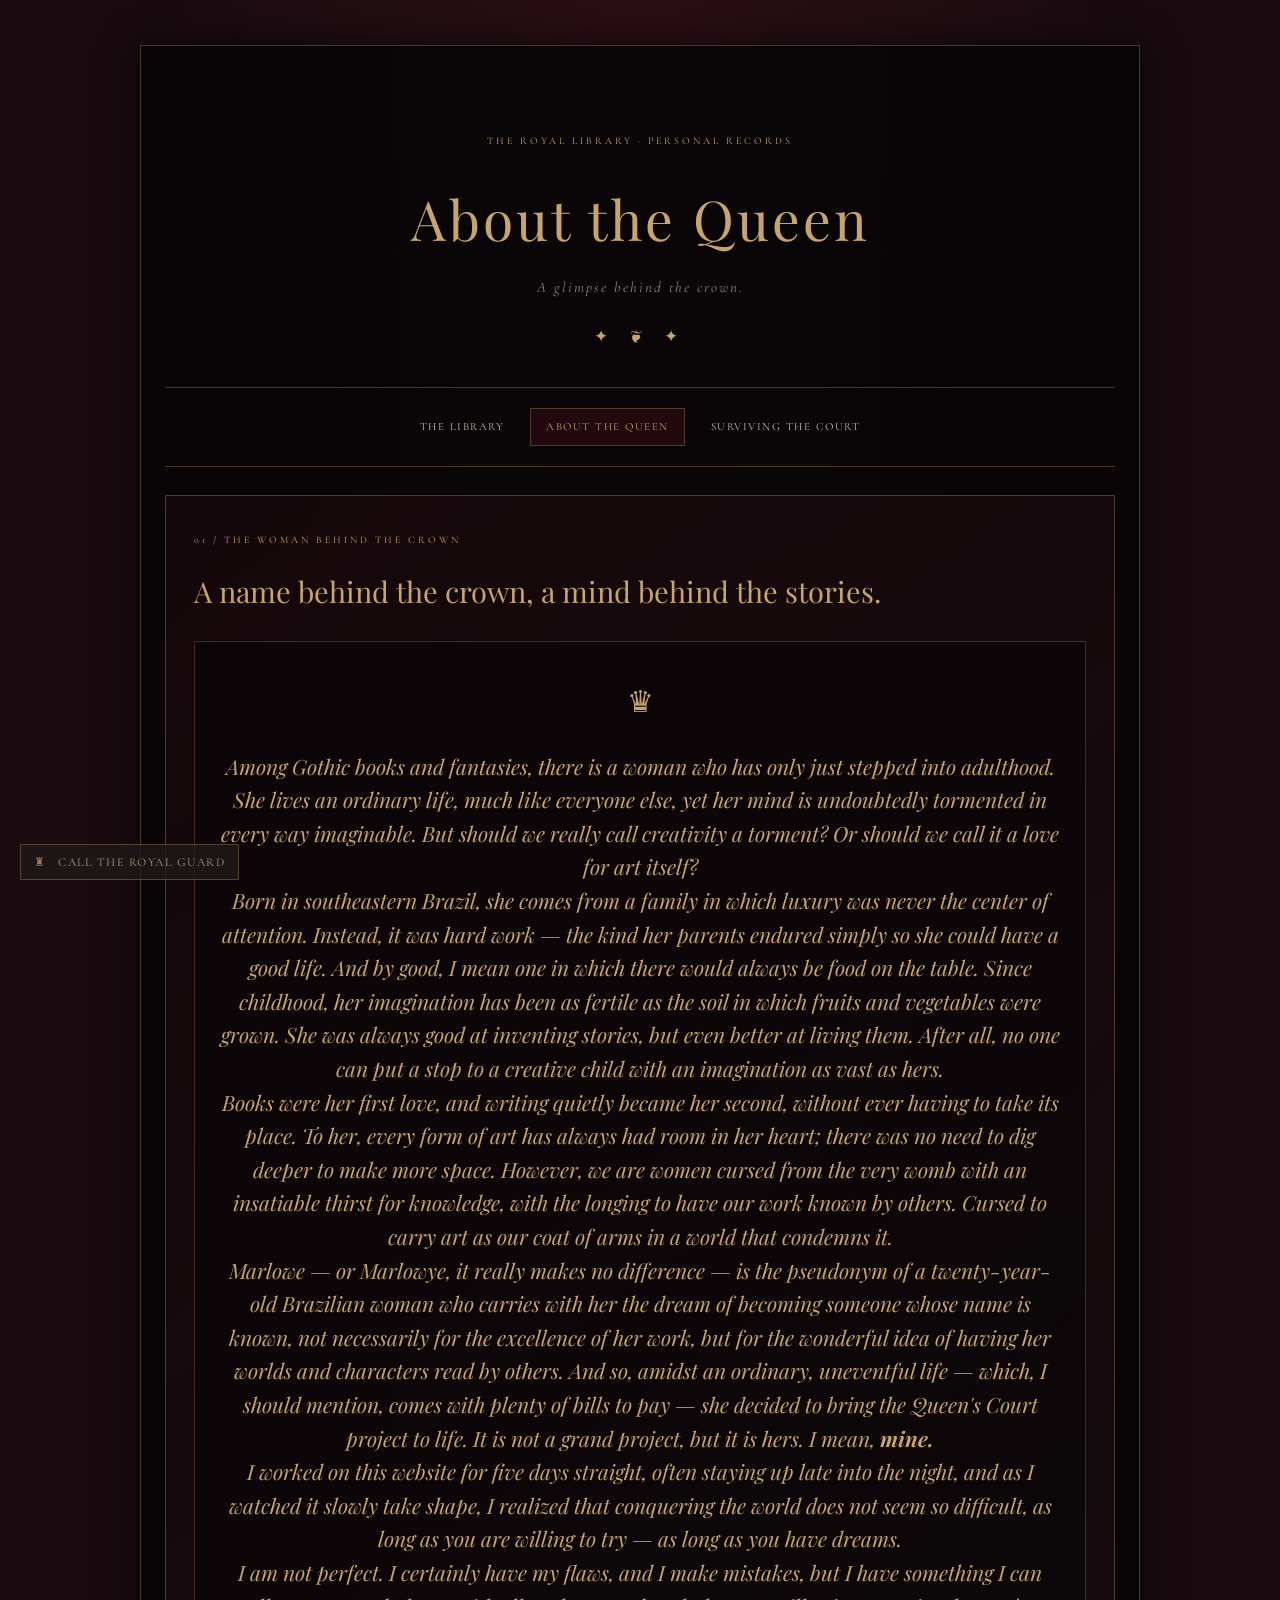
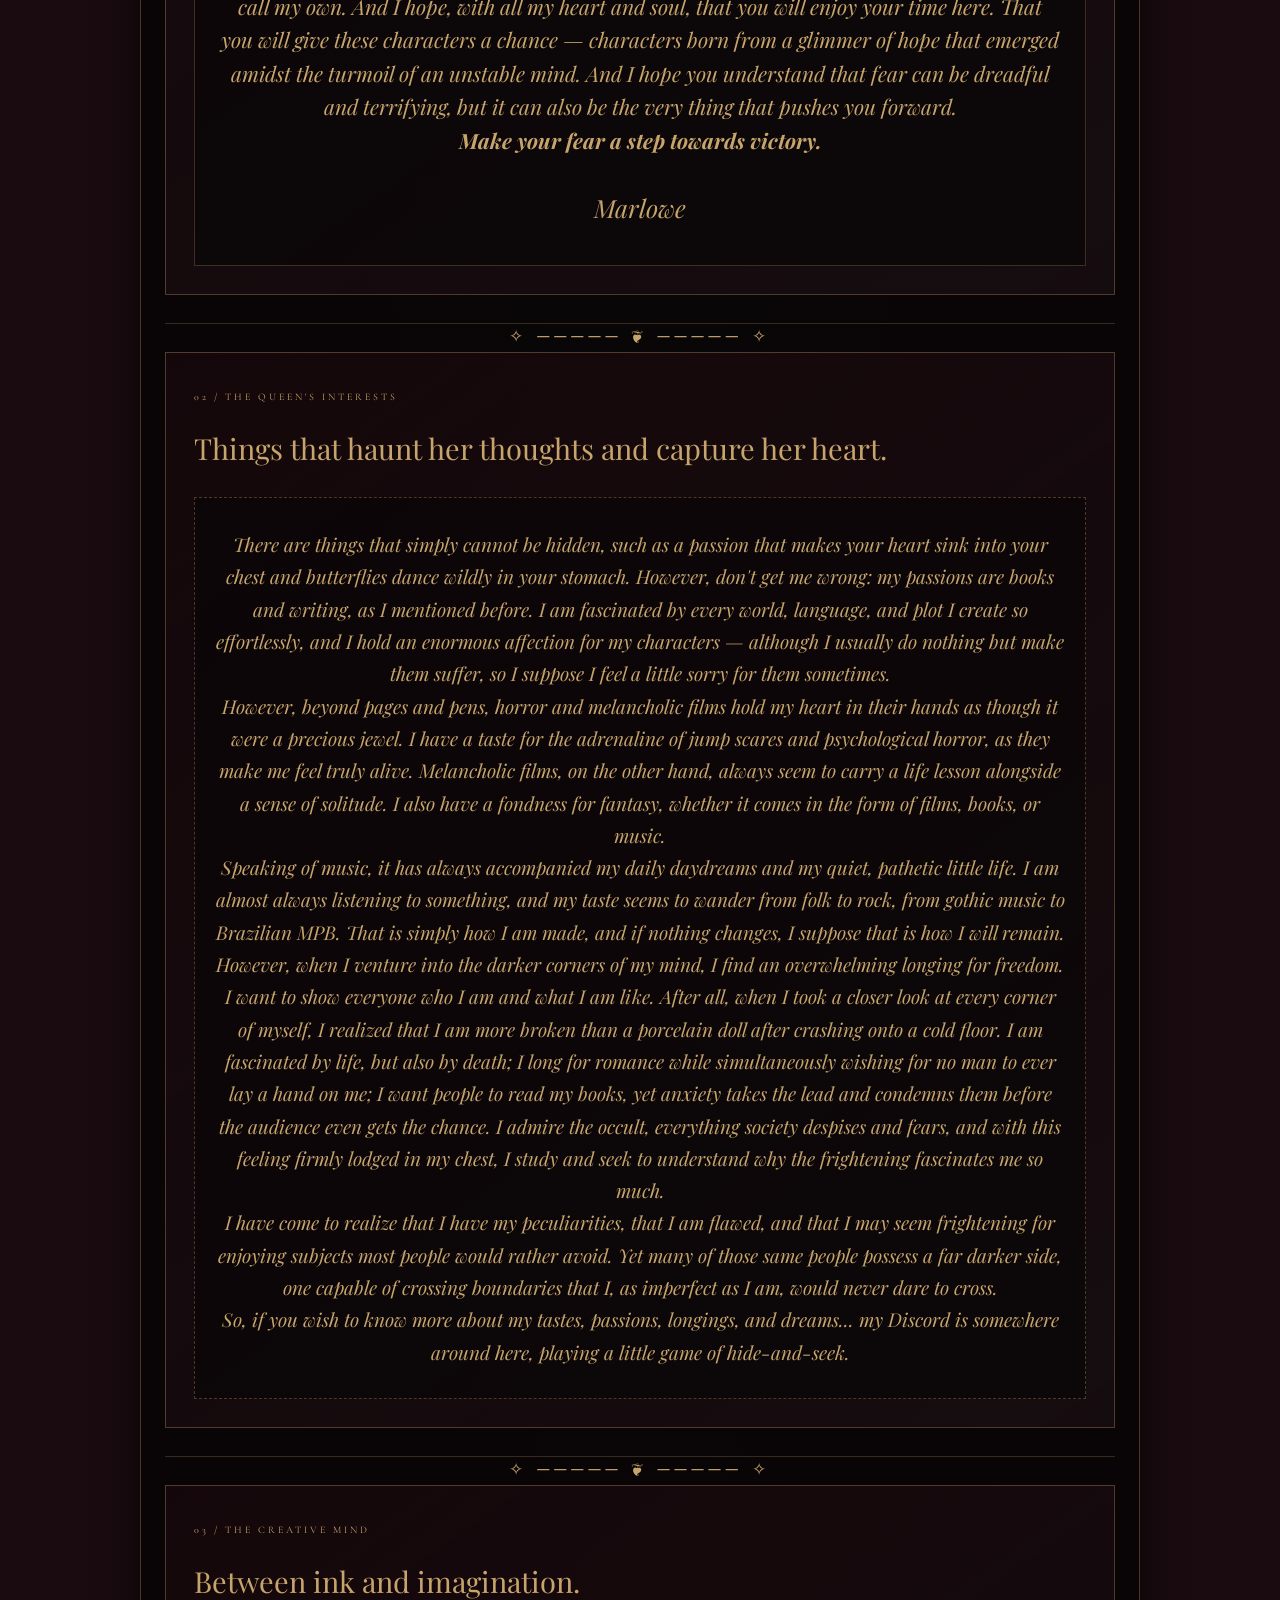
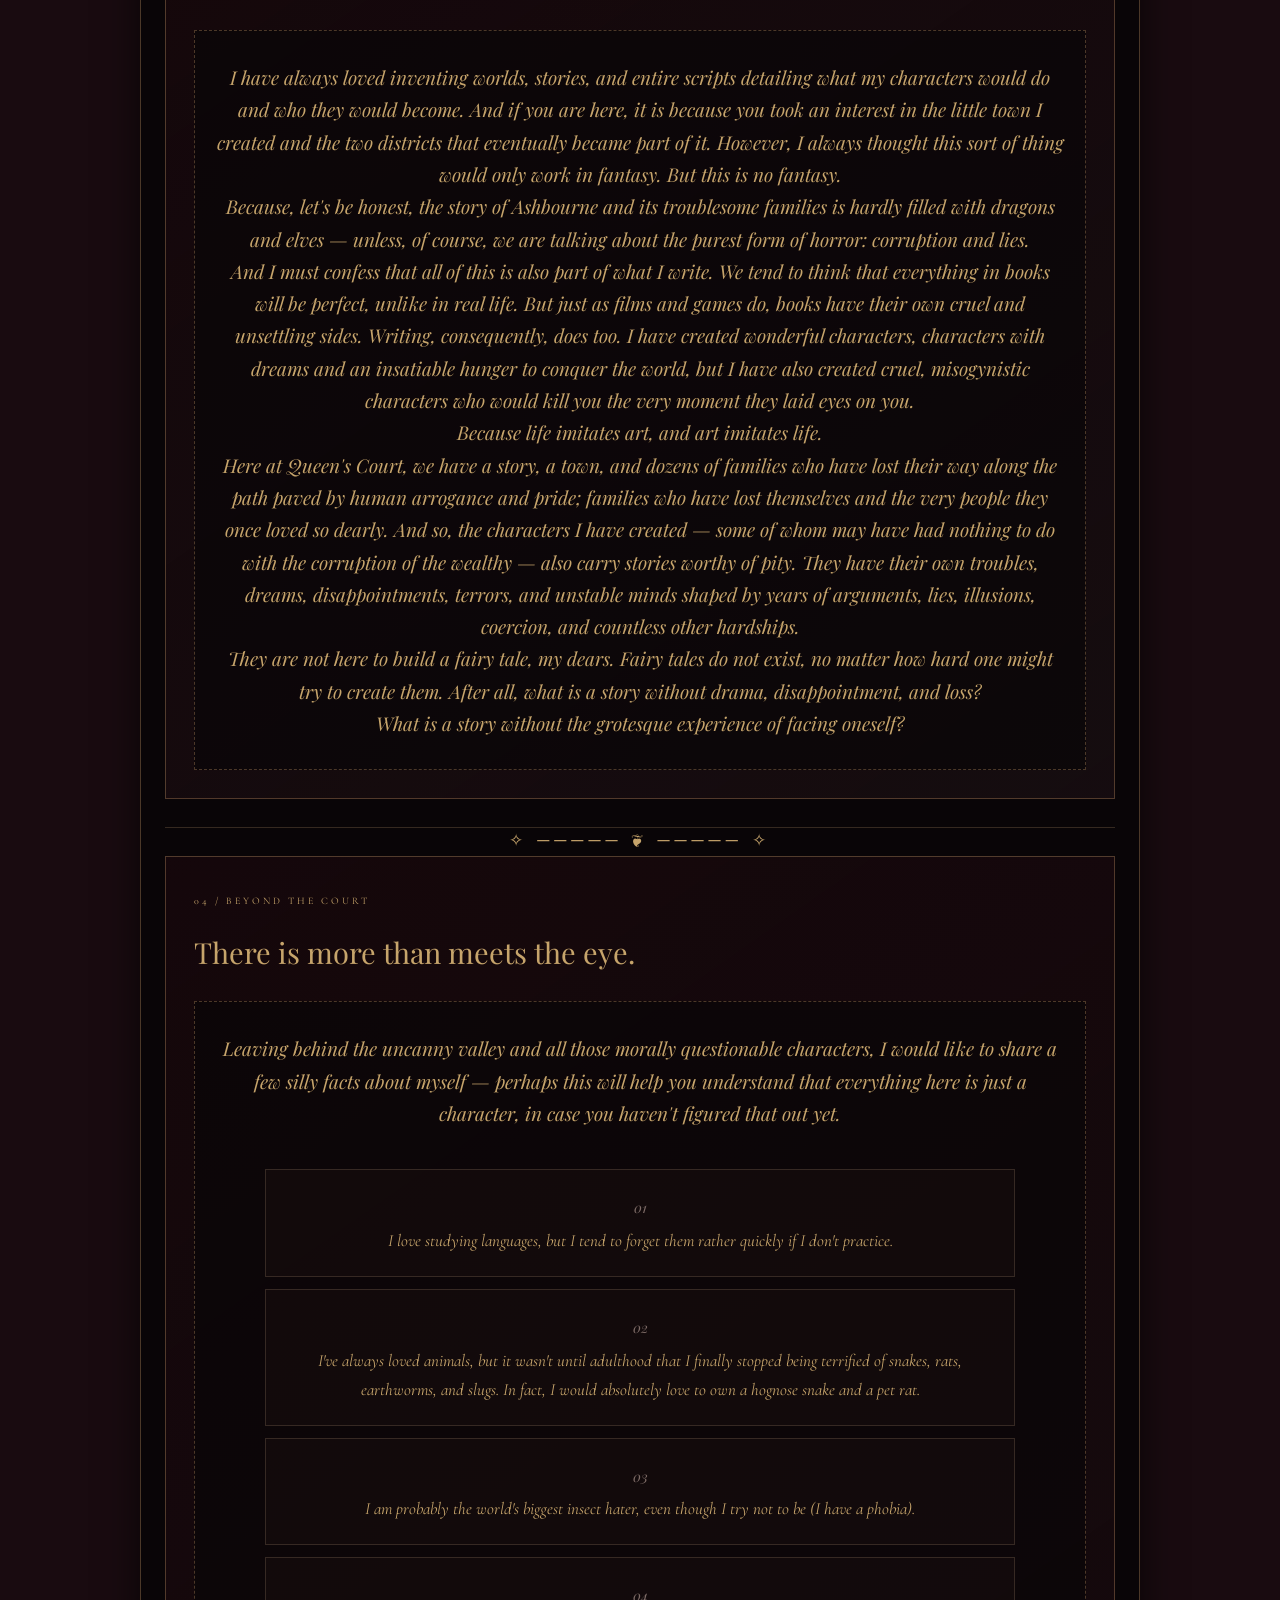
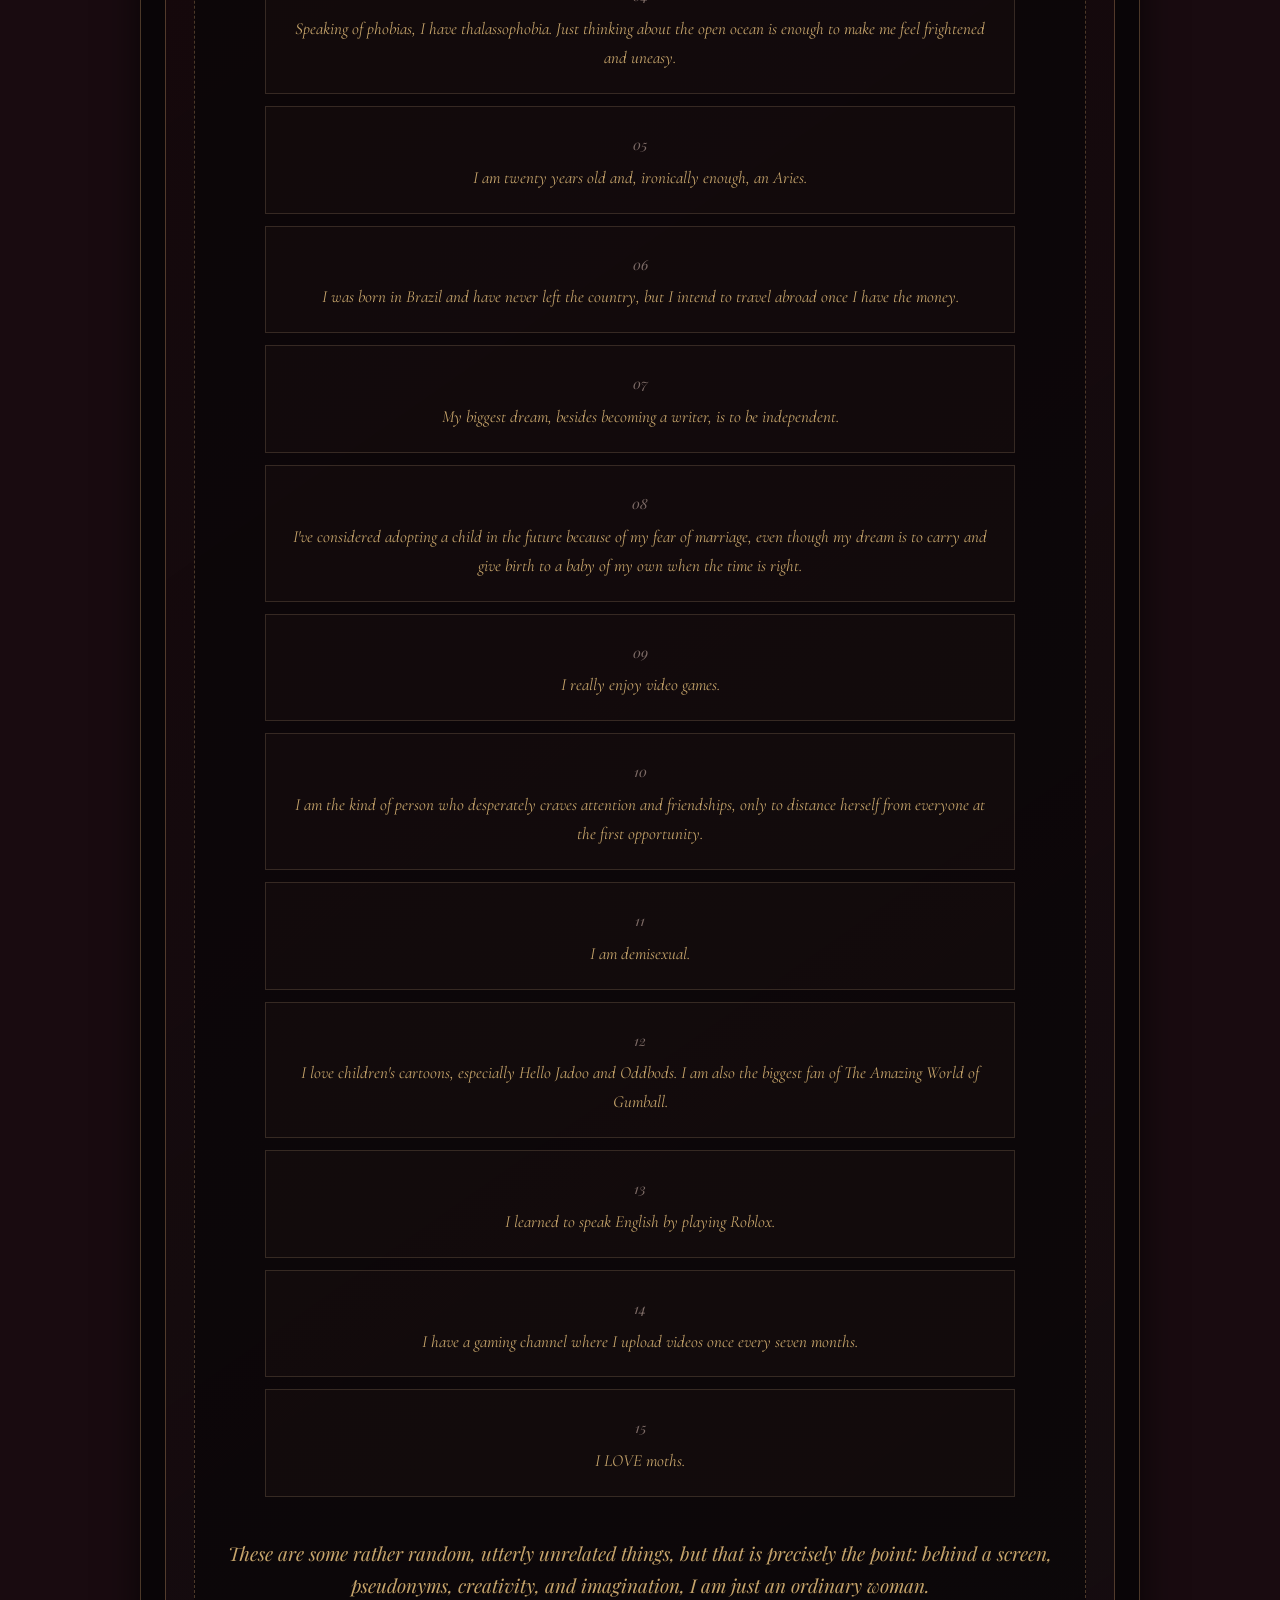
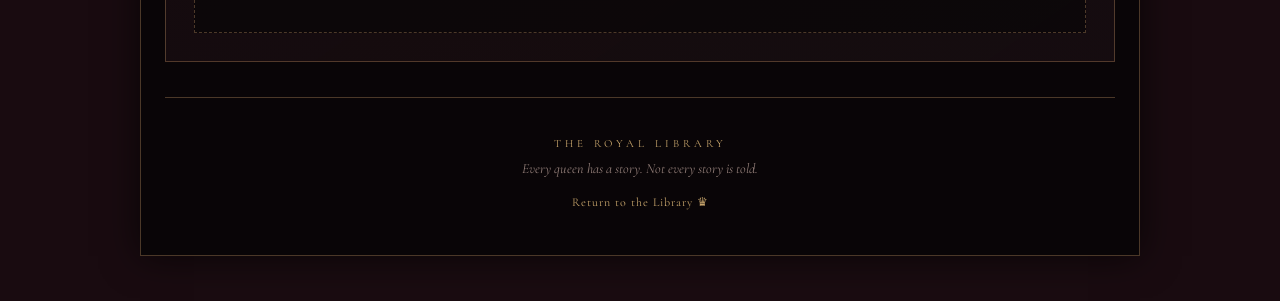
<file: about.html>
<!DOCTYPE html>
<html lang="en">
<head>
  <meta charset="UTF-8">
  <meta name="viewport" content="width=device-width, initial-scale=1.0">
  <title>About the Queen | The Royal Library</title>
  <link rel="stylesheet" href="style.css">
</head>

<body>

<main class="royal-page">

  <header class="royal-header">
    <span class="royal-eyebrow">THE ROYAL LIBRARY · PERSONAL RECORDS</span>
    <h1>About the Queen</h1>
    <p>A glimpse behind the crown.</p>
    <span class="royal-ornament">✦ ❦ ✦</span>
  </header>

  <nav class="royal-navigation">
    <a href="index.html">The Library</a>
    <a href="about.html" class="current">About the Queen</a>
    <a href="surviving-the-court.html">Surviving the Court</a>
  </nav>

  <section class="royal-section queen-intro">
    <span class="royal-label">01 / THE WOMAN BEHIND THE CROWN</span>
    <h2>A name behind the crown, a mind behind the stories.</h2>

    <div class="royal-letter">
      <span class="letter-mark">♛</span>

      <p class="letter-placeholder">
        Among Gothic books and fantasies, there is a woman who has only just stepped into adulthood. She lives an ordinary life, much like everyone else, yet her mind is undoubtedly tormented in every way imaginable. But should we really call creativity a torment? Or should we call it a love for art itself?
      </p>

      <p class="letter-placeholder">
        Born in southeastern Brazil, she comes from a family in which luxury was never the center of attention. Instead, it was hard work — the kind her parents endured simply so she could have a good life. And by good, I mean one in which there would always be food on the table. Since childhood, her imagination has been as fertile as the soil in which fruits and vegetables were grown. She was always good at inventing stories, but even better at living them. After all, no one can put a stop to a creative child with an imagination as vast as hers.
      </p>

      <p class="letter-placeholder">
        Books were her first love, and writing quietly became her second, without ever having to take its place. To her, every form of art has always had room in her heart; there was no need to dig deeper to make more space. However, we are women cursed from the very womb with an insatiable thirst for knowledge, with the longing to have our work known by others. Cursed to carry art as our coat of arms in a world that condemns it.
      </p>

      <p class="letter-placeholder">
        Marlowe — or Marlowye, it really makes no difference — is the pseudonym of a twenty-year-old Brazilian woman who carries with her the dream of becoming someone whose name is known, not necessarily for the excellence of her work, but for the wonderful idea of having her worlds and characters read by others. And so, amidst an ordinary, uneventful life — which, I should mention, comes with plenty of bills to pay — she decided to bring the Queen's Court project to life. It is not a grand project, but it is hers. I mean, <strong>mine.</strong>
      </p>

      <p class="letter-placeholder">
        I worked on this website for five days straight, often staying up late into the night, and as I watched it slowly take shape, I realized that conquering the world does not seem so difficult, as long as you are willing to try — as long as you have dreams.
      </p>

      <p class="letter-placeholder">
        I am not perfect. I certainly have my flaws, and I make mistakes, but I have something I can call my own. And I hope, with all my heart and soul, that you will enjoy your time here. That you will give these characters a chance — characters born from a glimmer of hope that emerged amidst the turmoil of an unstable mind. And I hope you understand that fear can be dreadful and terrifying, but it can also be the very thing that pushes you forward.
      </p>

      <p class="letter-placeholder">
        <strong>Make your fear a step towards victory.</strong>
      </p>

      <span class="royal-signature">Marlowe</span>
    </div>
  </section>

  <div class="royal-divider">✧ ───── ❦ ───── ✧</div>

  <section class="royal-section">
    <span class="royal-label">02 / THE QUEEN'S INTERESTS</span>
    <h2>Things that haunt her thoughts and capture her heart.</h2>

    <div class="royal-placeholder-card">
      <p>There are things that simply cannot be hidden, such as a passion that makes your heart sink into your chest and butterflies dance wildly in your stomach. However, don't get me wrong: my passions are books and writing, as I mentioned before. I am fascinated by every world, language, and plot I create so effortlessly, and I hold an enormous affection for my characters — although I usually do nothing but make them suffer, so I suppose I feel a little sorry for them sometimes.
      </p>

      <p>
        However, beyond pages and pens, horror and melancholic films hold my heart in their hands as though it were a precious jewel. I have a taste for the adrenaline of jump scares and psychological horror, as they make me feel truly alive. Melancholic films, on the other hand, always seem to carry a life lesson alongside a sense of solitude. I also have a fondness for fantasy, whether it comes in the form of films, books, or music.
      </p>

      <p>
        Speaking of music, it has always accompanied my daily daydreams and my quiet, pathetic little life. I am almost always listening to something, and my taste seems to wander from folk to rock, from gothic music to Brazilian MPB. That is simply how I am made, and if nothing changes, I suppose that is how I will remain.
      </p>

      <p>
        However, when I venture into the darker corners of my mind, I find an overwhelming longing for freedom. I want to show everyone who I am and what I am like. After all, when I took a closer look at every corner of myself, I realized that I am more broken than a porcelain doll after crashing onto a cold floor. I am fascinated by life, but also by death; I long for romance while simultaneously wishing for no man to ever lay a hand on me; I want people to read my books, yet anxiety takes the lead and condemns them before the audience even gets the chance. I admire the occult, everything society despises and fears, and with this feeling firmly lodged in my chest, I study and seek to understand why the frightening fascinates me so much.
      </p>

      <p>
        I have come to realize that I have my peculiarities, that I am flawed, and that I may seem frightening for enjoying subjects most people would rather avoid. Yet many of those same people possess a far darker side, one capable of crossing boundaries that I, as imperfect as I am, would never dare to cross.
      </p>

      <p>
        So, if you wish to know more about my tastes, passions, longings, and dreams... my Discord is somewhere around here, playing a little game of hide-and-seek.
      </p>
    </div>
  </section>
  <div class="royal-divider">✧ ───── ❦ ───── ✧</div>

  <section class="royal-section">
    <span class="royal-label">03 / THE CREATIVE MIND</span>
    <h2>Between ink and imagination.</h2>

    <div class="royal-placeholder-card">
      <p>I have always loved inventing worlds, stories, and entire scripts detailing what my characters would do and who they would become. And if you are here, it is because you took an interest in the little town I created and the two districts that eventually became part of it. However, I always thought this sort of thing would only work in fantasy. But this is no fantasy.</p>

      <p>
        Because, let's be honest, the story of Ashbourne and its troublesome families is hardly filled with dragons and elves — unless, of course, we are talking about the purest form of horror: corruption and lies.
      </p>

      <p>
        And I must confess that all of this is also part of what I write. We tend to think that everything in books will be perfect, unlike in real life. But just as films and games do, books have their own cruel and unsettling sides. Writing, consequently, does too. I have created wonderful characters, characters with dreams and an insatiable hunger to conquer the world, but I have also created cruel, misogynistic characters who would kill you the very moment they laid eyes on you.
      </p>

      <p>
        Because life imitates art, and art imitates life.
      </p>
      
      <p>
        Here at Queen's Court, we have a story, a town, and dozens of families who have lost their way along the path paved by human arrogance and pride; families who have lost themselves and the very people they once loved so dearly. And so, the characters I have created — some of whom may have had nothing to do with the corruption of the wealthy — also carry stories worthy of pity. They have their own troubles, dreams, disappointments, terrors, and unstable minds shaped by years of arguments, lies, illusions, coercion, and countless other hardships.
      </p>

      <p>
        They are not here to build a fairy tale, my dears. Fairy tales do not exist, no matter how hard one might try to create them. After all, what is a story without drama, disappointment, and loss?
      </p>

      <p>
        What is a story without the grotesque experience of facing oneself?
      </p>
    </div>
  </section>

  <div class="royal-divider">✧ ───── ❦ ───── ✧</div>

  <section class="royal-section">
    <span class="royal-label">04 / BEYOND THE COURT</span>
    <h2>There is more than meets the eye.</h2>

    <div class="royal-placeholder-card">
      <p>Leaving behind the uncanny valley and all those morally questionable characters, I would like to share a few silly facts about myself — perhaps this will help you understand that everything here is just a character, in case you haven't figured that out yet.</p>

      <p>
        
<div class="curiosities-list">
  <div class="curiosity-item">
    <span class="curiosity-number">01</span>
    <p>I love studying languages, but I tend to forget them rather quickly if I don't practice.</p>
  </div>

  <div class="curiosity-item">
    <span class="curiosity-number">02</span>
    <p>I've always loved animals, but it wasn't until adulthood that I finally stopped being terrified of snakes, rats, earthworms, and slugs. In fact, I would absolutely love to own a hognose snake and a pet rat.</p>
  </div>

  <div class="curiosity-item">
    <span class="curiosity-number">03</span>
    <p>I am probably the world's biggest insect hater, even though I try not to be (I have a phobia).</p>
  </div>

  <div class="curiosity-item">
    <span class="curiosity-number">04</span>
    <p>Speaking of phobias, I have thalassophobia. Just thinking about the open ocean is enough to make me feel frightened and uneasy.</p>
  </div>

  <div class="curiosity-item">
    <span class="curiosity-number">05</span>
    <p>I am twenty years old and, ironically enough, an Aries.</p>
  </div>

  <div class="curiosity-item">
    <span class="curiosity-number">06</span>
    <p>I was born in Brazil and have never left the country, but I intend to travel abroad once I have the money.</p>
  </div>

  <div class="curiosity-item">
    <span class="curiosity-number">07</span>
    <p>My biggest dream, besides becoming a writer, is to be independent.</p>
  </div>

  <div class="curiosity-item">
    <span class="curiosity-number">08</span>
    <p>I've considered adopting a child in the future because of my fear of marriage, even though my dream is to carry and give birth to a baby of my own when the time is right.</p>
  </div>

  <div class="curiosity-item">
    <span class="curiosity-number">09</span>
    <p>I really enjoy video games.</p>
  </div>

  <div class="curiosity-item">
    <span class="curiosity-number">10</span>
    <p>I am the kind of person who desperately craves attention and friendships, only to distance herself from everyone at the first opportunity.</p>
  </div>

  <div class="curiosity-item">
    <span class="curiosity-number">11</span>
    <p>I am demisexual.</p>
  </div>

  <div class="curiosity-item">
    <span class="curiosity-number">12</span>
    <p>I love children's cartoons, especially <em>Hello Jadoo</em> and <em>Oddbods</em>. I am also the biggest fan of <em>The Amazing World of Gumball</em>.</p>
  </div>

  <div class="curiosity-item">
    <span class="curiosity-number">13</span>
    <p>I learned to speak English by playing Roblox.</p>
  </div>

  <div class="curiosity-item">
    <span class="curiosity-number">14</span>
    <p>I have a gaming channel where I upload videos once every seven months.</p>
  </div>

  <div class="curiosity-item">
    <span class="curiosity-number">15</span>
    <p>I LOVE moths.</p>
  </div>

</div>
      <p>
        These are some rather random, utterly unrelated things, but that is precisely the point: behind a screen, pseudonyms, creativity, and imagination, I am just an ordinary woman.
      </p>
    </div>
  </section>

  <footer class="royal-footer">
    <span>THE ROYAL LIBRARY</span>
    <p>Every queen has a story. Not every story is told.</p>
    <a href="index.html">Return to the Library ♛</a>
  </footer>

</main>

<!-- THE QUEEN IS WATCHING -->

<div id="queen-notification">
  <div class="queen-notification-header">
    <span class="queen-crown">♛</span>
    <span>HER MAJESTY</span>
    <span class="queen-notification-time">JUST NOW</span>
  </div>

  <div class="queen-notification-title">
    THE QUEEN IS WATCHING.
  </div>

  <p id="queen-notification-message"></p>

  <div class="queen-notification-footer">
    ROYAL NOTICE No. 001
  </div>
</div>

<style>
#queen-notification {
  position: fixed;
  top: 20px;
  right: 22px;
  width: 290px;
  max-width: calc(100vw - 40px);
  box-sizing: border-box;
  padding: 15px 17px;
  background: rgba(23, 22, 25, 0.97);
  border: 1px solid rgba(185, 155, 114, 0.35);
  color: #d0c4b3;
  z-index: 99999;
  opacity: 0;
  transform: translateY(-130%);
  pointer-events: none;
}

#queen-notification.show {
  animation: queenSlideIn 0.65s ease forwards;
  pointer-events: auto;
}

#queen-notification.hide {
  animation: queenSlideOut 0.6s ease forwards;
}

.queen-notification-header {
  display: flex;
  align-items: center;
  gap: 7px;
  font-family: monospace;
  font-size: 9px;
  letter-spacing: 1.5px;
  color: #b99b72;
}

.queen-crown {
  font-size: 14px;
}

.queen-notification-time {
  margin-left: auto;
  color: #77716c;
  font-size: 8px;
}

.queen-notification-title {
  margin-top: 13px;
  font-family: monospace;
  font-size: 11px;
  letter-spacing: 1px;
  color: #d0c4b3;
}

#queen-notification-message {
  margin: 8px 0 13px;
  font-family: 'Cormorant Garamond', serif;
  font-size: 15px;
  line-height: 1.5;
  color: #b9b1a7;
}

.queen-notification-footer {
  padding-top: 8px;
  border-top: 1px solid rgba(185, 155, 114, 0.2);
  text-align: right;
  font-family: monospace;
  font-size: 8px;
  letter-spacing: 1px;
  color: #77716c;
}

@keyframes queenSlideIn {
  from {
    opacity: 0;
    transform: translateY(-130%);
  }
  to {
    opacity: 1;
    transform: translateY(0);
  }
}

@keyframes queenSlideOut {
  from {
    opacity: 1;
    transform: translateY(0);
  }
  to {
    opacity: 0;
    transform: translateY(-30%);
  }
}

@media (max-width: 600px) {
  #queen-notification {
    top: 12px;
    right: 12px;
  }
}
</style>

<script>
(function () {
  const notification = document.getElementById('queen-notification');
  const message = document.getElementById('queen-notification-message');

  if (!notification || !message) return;

  const messages = [
    "Her Majesty has noticed your presence.",
    "You have been reading this record for quite some time.",
    "That was not meant for your eyes.",
    "The Queen advises you to leave this page.",
    "Someone has been looking for you.",
    "Do mind your manners. You are being watched.",
    "Curiosity has always been a rather dangerous habit."
  ];

  let previousMessage = -1;

  function showNotification() {
    let index;

    do {
      index = Math.floor(Math.random() * messages.length);
    } while (index === previousMessage);

    previousMessage = index;
    message.textContent = messages[index];

    notification.classList.remove('hide', 'show');
    void notification.offsetWidth;
    notification.classList.add('show');

    setTimeout(() => {
      notification.classList.remove('show');
      notification.classList.add('hide');
    }, 5500);
  }

  setTimeout(() => {
    showNotification();

    setInterval(() => {
      showNotification();
    }, 35000 + Math.random() * 15000);
  }, 12000);
})();
</script>
  <!-- ROYAL EMERGENCY PROTOCOL -->

<div id="royal-protocol">
  <button id="royal-call" type="button">
    <span class="royal-call-symbol">♜</span>
    CALL THE ROYAL GUARD
  </button>

  <div id="royal-overlay" aria-hidden="true">
    <div id="royal-window" role="dialog" aria-modal="true"
         aria-labelledby="royal-title">

      <div class="royal-window-top">
        <span>ROYAL LIBRARY // INTERNAL SYSTEM</span>
        <span class="royal-status">UNSTABLE</span>
      </div>

      <div class="royal-window-heading">
        <span class="royal-emblem">♜</span>
        <h2 id="royal-title">ROYAL ASSISTANCE</h2>
        <p class="royal-loading">The guards are being summoned...</p>
        <span id="royal-connection">
  ∙ Connection established
</span>
      </div>

      <div class="royal-divider"></div>

      <div class="royal-file-label">
        RECOVERED INSTRUCTIONS
        <span id="royal-file-number">FILE 001</span>
      </div>

      <div id="royal-message"></div>

      <div class="royal-window-bottom">
        <span>DO NOT DISTRIBUTE THIS FILE</span>
        <span id="royal-timestamp">UNKNOWN TIME</span>
      </div>

      <button id="royal-close" type="button">
        DISMISS TRANSMISSION
      </button>

    <p id="royal-error-warning">
        ERROR: THIS MESSAGE WAS NOT WRITTEN BY THE ROYAL GUARD.
      </p>
</div>

<style>
/* ROYAL EMERGENCY PROTOCOL */

#royal-call {
  position: fixed;
  bottom: 20px;
  left: 20px;
  z-index: 9998;

  padding: 10px 13px;
  background: #211a19;
  color: #d5c3a5;
  border: 1px solid rgba(190, 155, 115, .45);

  font-family: 'Cormorant Garamond', serif;
  font-size: 12px;
  letter-spacing: 1.5px;
  cursor: pointer;

  opacity: .78;
  transition: .3s ease;
}

#royal-call:hover {
  opacity: 1;
  transform: translateY(-3px);
  box-shadow: 0 4px 15px rgba(0, 0, 0, .35);
}

.royal-call-symbol {
  margin-right: 7px;
  color: #b99b72;
}

/* OVERLAY */

#royal-overlay {
  position: fixed;
  inset: 0;
  z-index: 9999;

  display: flex;
  justify-content: center;
  align-items: center;

  padding: 20px;
  background: rgba(5, 5, 7, .82);
  backdrop-filter: blur(5px);

  opacity: 0;
  visibility: hidden;
  transition: opacity .45s ease, visibility .45s ease;
}

#royal-overlay.active {
  opacity: 1;
  visibility: visible;
}

/* WINDOW */

#royal-window {
  width: 100%;
  max-width: 480px;
  max-height: 85vh;
  overflow-y: auto;
  box-sizing: border-box;

  padding: 25px;

  background: #171619;
  color: #d4c9bc;
  border: 1px solid rgba(183, 148, 108, .45);
  box-shadow: 0 0 40px rgba(0, 0, 0, .65);

  transform: translateY(20px) scale(.97);
  transition: transform .45s ease;

  font-family: 'Cormorant Garamond', serif;
}

#royal-overlay.active #royal-window {
  transform: translateY(0) scale(1);
}

.royal-window-top,
.royal-window-bottom {
  display: flex;
  justify-content: space-between;
  align-items: center;
  gap: 10px;

  font-family: monospace;
  font-size: 9px;
  letter-spacing: 1px;
  color: #84796f;
}

.royal-status {
  color: #a66a61;
}

.royal-window-heading {
  text-align: center;
  padding: 25px 0 18px;
}

.royal-emblem {
  display: block;
  font-size: 30px;
  color: #b99b72;
  margin-bottom: 10px;
}

.royal-window-heading h2 {
  font-family: 'Playfair Display', serif;
  font-size: 21px;
  font-weight: 500;
  letter-spacing: 3px;
  color: #d2b68f;
  margin: 0 0 10px;
}

.royal-loading {
  font-size: 14px;
  font-style: italic;
  color: #998d80;
}

.royal-connected {
  display: none;
  font-family: monospace;
  font-size: 9px;
  letter-spacing: 1px;
  color: #8eaa87;
}

#royal-overlay.connected .royal-loading {
  display: none;
}

#royal-overlay.connected .royal-connected {
  display: block;
}

.royal-divider {
  height: 1px;
  background: rgba(183, 148, 108, .25);
  margin: 12px 0 18px;
}

.royal-file-label {
  display: flex;
  justify-content: space-between;
  gap: 10px;
  margin-bottom: 18px;

  font-family: monospace;
  font-size: 9px;
  letter-spacing: 1px;
  color: #a68c6e;
}

#royal-message {
  display: flex;
  flex-direction: column;
  gap: 15px;
}

.royal-instruction {
  margin: 0;
  padding-left: 12px;
  border-left: 1px solid rgba(183, 148, 108, .4);

  font-size: 16px;
  line-height: 1.65;
  color: #d3c8bd;

  opacity: 0;
  transform: translateX(-8px);
  animation: royalTextReveal .6s ease forwards;
}

@keyframes royalTextReveal {
  to {
    opacity: 1;
    transform: translateX(0);
  }
}

.royal-window-bottom {
  border-top: 1px solid rgba(183, 148, 108, .2);
  padding-top: 16px;
  margin-top: 25px;
  color: #966d65;
}

#royal-close {
  display: block;
  width: 100%;
  margin-top: 20px;
  padding: 11px;

  background: transparent;
  border: 1px solid rgba(183, 148, 108, .35);
  color: #b99b72;

  font-family: monospace;
  font-size: 10px;
  letter-spacing: 2px;
  cursor: pointer;
  transition: .3s ease;
}

#royal-close:hover {
  background: rgba(183, 148, 108, .1);
  border-color: #b99b72;
}

.royal-error {
  display: none;
  margin: 16px 0 0;
  color: #a66a61;
  font-family: monospace;
  font-size: 9px;
  line-height: 1.6;
  text-align: center;
  letter-spacing: .5px;
}

#royal-overlay.show-error .royal-error {
  display: block;
  animation: royalTextReveal .7s ease both;
}

/* MOBILE */

@media (max-width: 600px) {
  #royal-call {
    bottom: 12px;
    left: 12px;
    font-size: 10px;
  }

  #royal-window {
    padding: 20px;
  }

  .royal-window-heading h2 {
    font-size: 18px;
  }

  .royal-instruction {
    font-size: 15px;
  }
}

@media (prefers-reduced-motion: reduce) {
  #royal-overlay,
  #royal-window,
  #royal-call {
    transition: none;
  }

  .royal-instruction {
    animation: none;
    opacity: 1;
    transform: none;
  }
}
  
/* ROYAL ASSISTANCE - CUSTOM SCROLLBAR */

#royal-window {
  scrollbar-width: thin;
  scrollbar-color: #80694f #171619;
}

#royal-window::-webkit-scrollbar {
  width: 5px;
}

#royal-window::-webkit-scrollbar-track {
  background: #171619;
}

#royal-window::-webkit-scrollbar-thumb {
  background: #80694f;
  border-radius: 10px;
}

#royal-window::-webkit-scrollbar-thumb:hover {
  background: #b99b72;
}
  

#royal-error-warning {
  display: block;
  width: fit-content;
  margin: 0 auto;
  text-align: center;
  font-family: monospace !important;
  font-size: 10px !important;
  letter-spacing: 1px;
  color: #a65b55 !important;
  animation: royalWarningGlitch 2s infinite !important;
}

@keyframes royalWarningGlitch {
  0%, 88%, 100% {
    transform: translateX(0);
    opacity: 1;
    text-shadow: none;
  }
  90% {
    transform: translateX(-2px);
    text-shadow: 2px 0 #d16b63;
  }
  92% {
    transform: translateX(2px);
    text-shadow: -2px 0 #80694f;
  }
  94% {
    transform: translateX(-1px);
    text-shadow: 1px 0 #d16b63;
  }
  96% {
    transform: translateX(0);
    text-shadow: none;
  }
}



/* ROYAL ASSISTANCE — CONNECTION STATUS */

#royal-connection {
   color: #8caa79;
  animation: connectionPulse 2.5s ease-in-out infinite;
}

@keyframes connectionPulse {
  0%, 100% {
    opacity: 1;
  }
  50% {
    opacity: 0.25;
  }
}
  
</style>

<script>
(function () {
  const callButton = document.getElementById('royal-call');
  const overlay = document.getElementById('royal-overlay');
  const closeButton = document.getElementById('royal-close');
  const messageBox = document.getElementById('royal-message');
  const fileNumber = document.getElementById('royal-file-number');
  const timestamp = document.getElementById('royal-timestamp');

  if (!callButton || !overlay || !closeButton || !messageBox) return;

  const transmissions = [
    {
      number: 'FILE 001',
      messages: [
        'If you have taken something belonging to one of the inhabitants, return it without making any sudden movements.',
        "If you find the priest's Bible filled with photographs of young girls, burn the photographs. Do not return the Bible.",
        'If someone knocks three times and introduces themselves as a member of the Ashford family, do not open the door.',
        'If the guards arrive before you finish reading this message, pretend you never called.'
      ],
      error: true
    },
    {
      number: 'FILE 002',
      messages: [
        "If the lights inside Crowley's antique shop turn on by themselves, leave the street.",
        'Do not follow the sound of a child laughing through the alleys of Moonlit.',
        'If a Fletcher offers you a drink without asking your name, accept it. Refusing might be more suspicious.',
        'Should you see someone standing at the end of the street, do not wave. They might wave back.'
      ],
      error: false
    },
    {
      number: 'FILE 003',
      messages: [
        'If you hear someone crying inside Beaumont Church after midnight, do not investigate. The church is supposed to be empty.',
        'Never accept a drink from a Whitmore. They have a peculiar understanding of hospitality.',
        'If an Ashcroft asks you to keep a secret, remember that their family has already kept too many.',
        'Do not ask the Queen how she knows your name.'
      ],
      error: true
    },
    {
      number: 'FILE 004',
      messages: [
        'If you find a door that was not there yesterday, do not try the handle.',
        'Should you encounter a woman in a white dress in the streets of Moonlit, do not ask her where she is going. She is not lost.',
        'If your reflection moves before you do, look away.',
        'The Royal Guard has no record of sending this transmission.'
      ],
      error: true
    }
  ];

  let active = false;
  let previousFile = -1;
  let openingTimer;
  let errorTimer;

  function openProtocol() {
    if (active) return;

    active = true;
    clearTimeout(openingTimer);
    clearTimeout(errorTimer);

    let index;
    do {
      index = Math.floor(Math.random() * transmissions.length);
    } while (index === previousFile && transmissions.length > 1);

    previousFile = index;
    const file = transmissions[index];

    messageBox.innerHTML = '';
    fileNumber.textContent = file.number;
    timestamp.textContent = 'TIME: ' + new Date().toLocaleTimeString();

    overlay.classList.remove('connected', 'show-error');
    overlay.classList.add('active');
    overlay.setAttribute('aria-hidden', 'false');

    callButton.textContent = 'SUMMONING...';

    openingTimer = setTimeout(() => {
      overlay.classList.add('connected');

      file.messages.forEach((message, i) => {
        const paragraph = document.createElement('p');
        paragraph.className = 'royal-instruction';
        paragraph.textContent = '> ' + message;
        paragraph.style.animationDelay = (i * 0.55) + 's';
        messageBox.appendChild(paragraph);
      });

      if (file.error) {
        errorTimer = setTimeout(() => {
          overlay.classList.add('show-error');
        }, 3200);
      }

      callButton.textContent = 'CALL THE ROYAL GUARD';
    }, 1400);
  }

  function closeProtocol() {
    active = false;
    clearTimeout(openingTimer);
    clearTimeout(errorTimer);

    overlay.classList.remove('active', 'connected', 'show-error');
    overlay.setAttribute('aria-hidden', 'true');
    callButton.textContent = 'CALL THE ROYAL GUARD';
  }

  callButton.addEventListener('click', openProtocol);
  closeButton.addEventListener('click', closeProtocol);

  overlay.addEventListener('click', function (event) {
    if (event.target === overlay) closeProtocol();
  });

  document.addEventListener('keydown', function (event) {
    if (event.key === 'Escape' && active) closeProtocol();
  });
})();
</script>
</body>
</html>
</file>
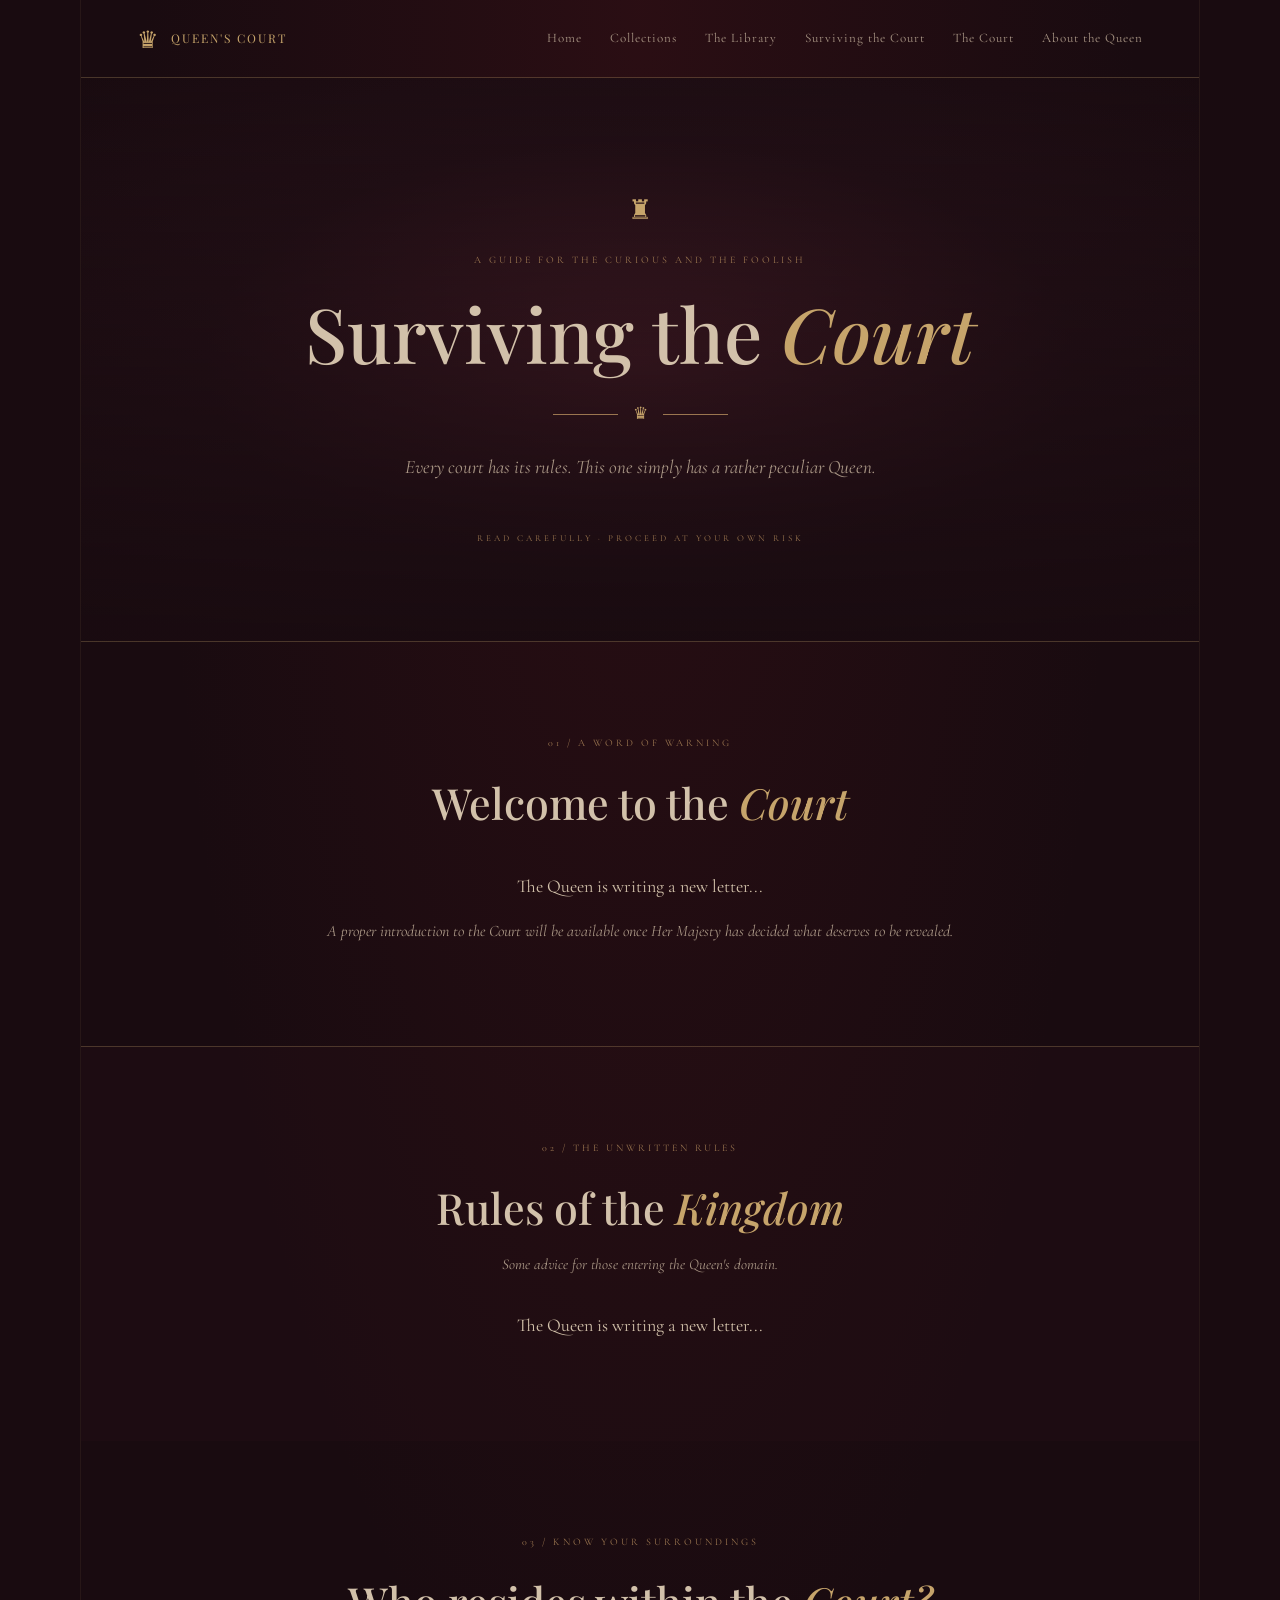
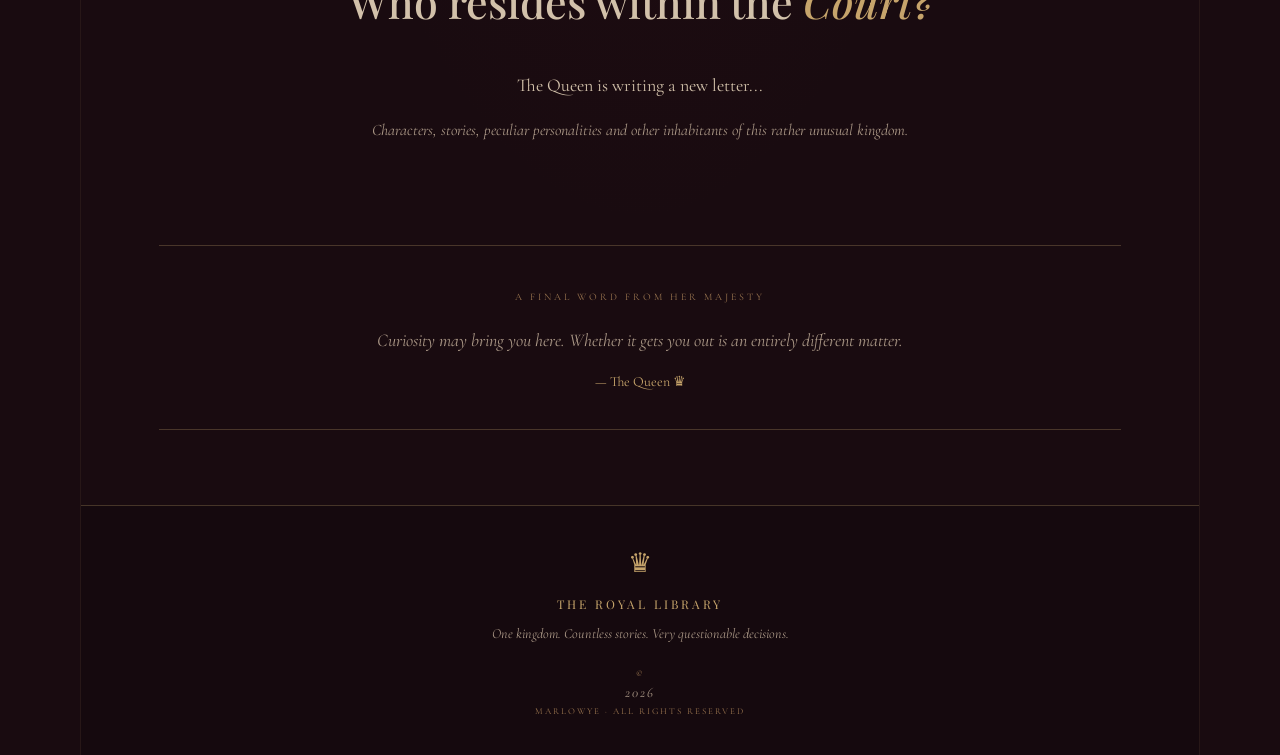
<file: Surviving-the-court.html>
<!DOCTYPE html>
<html lang="en">
<head>
  <meta charset="UTF-8">
  <meta name="viewport" content="width=device-width, initial-scale=1.0">
  <meta name="theme-color" content="#190b10">
  <meta name="description" content="A guide for those who dare to enter the Queen's Court.">
  <title>Surviving the Court — The Royal Library</title>
  <link rel="stylesheet" href="style.css">
  <script src="script.js" defer></script>
</head>

<body>
  <div class="page-frame">

    <header class="site-header">
      <a class="brand" href="index.html">
        <span class="brand-symbol">♛</span>
        <span>QUEEN'S COURT</span>
      </a>

      <button class="menu-toggle" id="menuToggle"
        aria-label="Toggle navigation" aria-expanded="false">
        ☰
      </button>

      <nav class="main-nav" id="mainNav">
        <a href="index.html#home">Home</a>
        <a href="index.html#collections">Collections</a>
        <a href="index.html#about">The Library</a>
        <a href="surviving-the-court.html">Surviving the Court</a>
        <a href="https://janitorai.com/profiles/26d31e8e-4937-4b23-85c8-9aed5fa2b027_profile-of-marlowye"
          target="_blank" rel="noopener noreferrer">The Court</a>
        <a href="about.html">About the Queen</a>
      </nav>
    </header>

    <main>

      <section class="hero">
        <div class="hero-ornament">♜</div>
        <p class="eyebrow">A GUIDE FOR THE CURIOUS AND THE FOOLISH</p>

        <h1>Surviving the <span>Court</span></h1>

        <div class="ornamental-divider">
          <span></span> ♛ <span></span>
        </div>

        <p class="hero-description">
          Every court has its rules.
          This one simply has a rather peculiar Queen.
        </p>

        <p class="hero-footnote">READ CAREFULLY · PROCEED AT YOUR OWN RISK</p>
      </section>

      <section class="intro-section">
        <div class="section-heading">
          <span class="eyebrow">01 / A WORD OF WARNING</span>
          <h2>Welcome to the <em>Court</em></h2>
        </div>

        <p class="intro-copy">
          The Queen is writing a new letter...
        </p>

        <p class="intro-copy muted-copy">
          A proper introduction to the Court will be available
          once Her Majesty has decided what deserves to be revealed.
        </p>
      </section>

      <section class="collections-section">
        <div class="section-heading">
          <span class="eyebrow">02 / THE UNWRITTEN RULES</span>
          <h2>Rules of the <em>Kingdom</em></h2>
          <p>Some advice for those entering the Queen's domain.</p>
        </div>

        <p class="intro-copy">
          The Queen is writing a new letter...
        </p>
      </section>

      <section class="intro-section">
        <div class="section-heading">
          <span class="eyebrow">03 / KNOW YOUR SURROUNDINGS</span>
          <h2>Who resides within the <em>Court?</em></h2>
        </div>

        <p class="intro-copy">
          The Queen is writing a new letter...
        </p>

        <p class="intro-copy muted-copy">
          Characters, stories, peculiar personalities and
          other inhabitants of this rather unusual kingdom.
        </p>
      </section>

      <section class="archive-note">
        <span class="eyebrow">A FINAL WORD FROM HER MAJESTY</span>
        <p>
          Curiosity may bring you here.
          Whether it gets you out is an entirely different matter.
        </p>
        <span class="signature">— The Queen ♛</span>
      </section>

    </main>

    <footer class="site-footer">
      <div class="footer-symbol">♛</div>
      <p>THE ROYAL LIBRARY</p>
      <span>One kingdom. Countless stories. Very questionable decisions.</span>
      <small>© <span id="currentYear"></span> MARLOWYE · ALL RIGHTS RESERVED</small>
    </footer>

  </div>
</body>
</html>
</file>
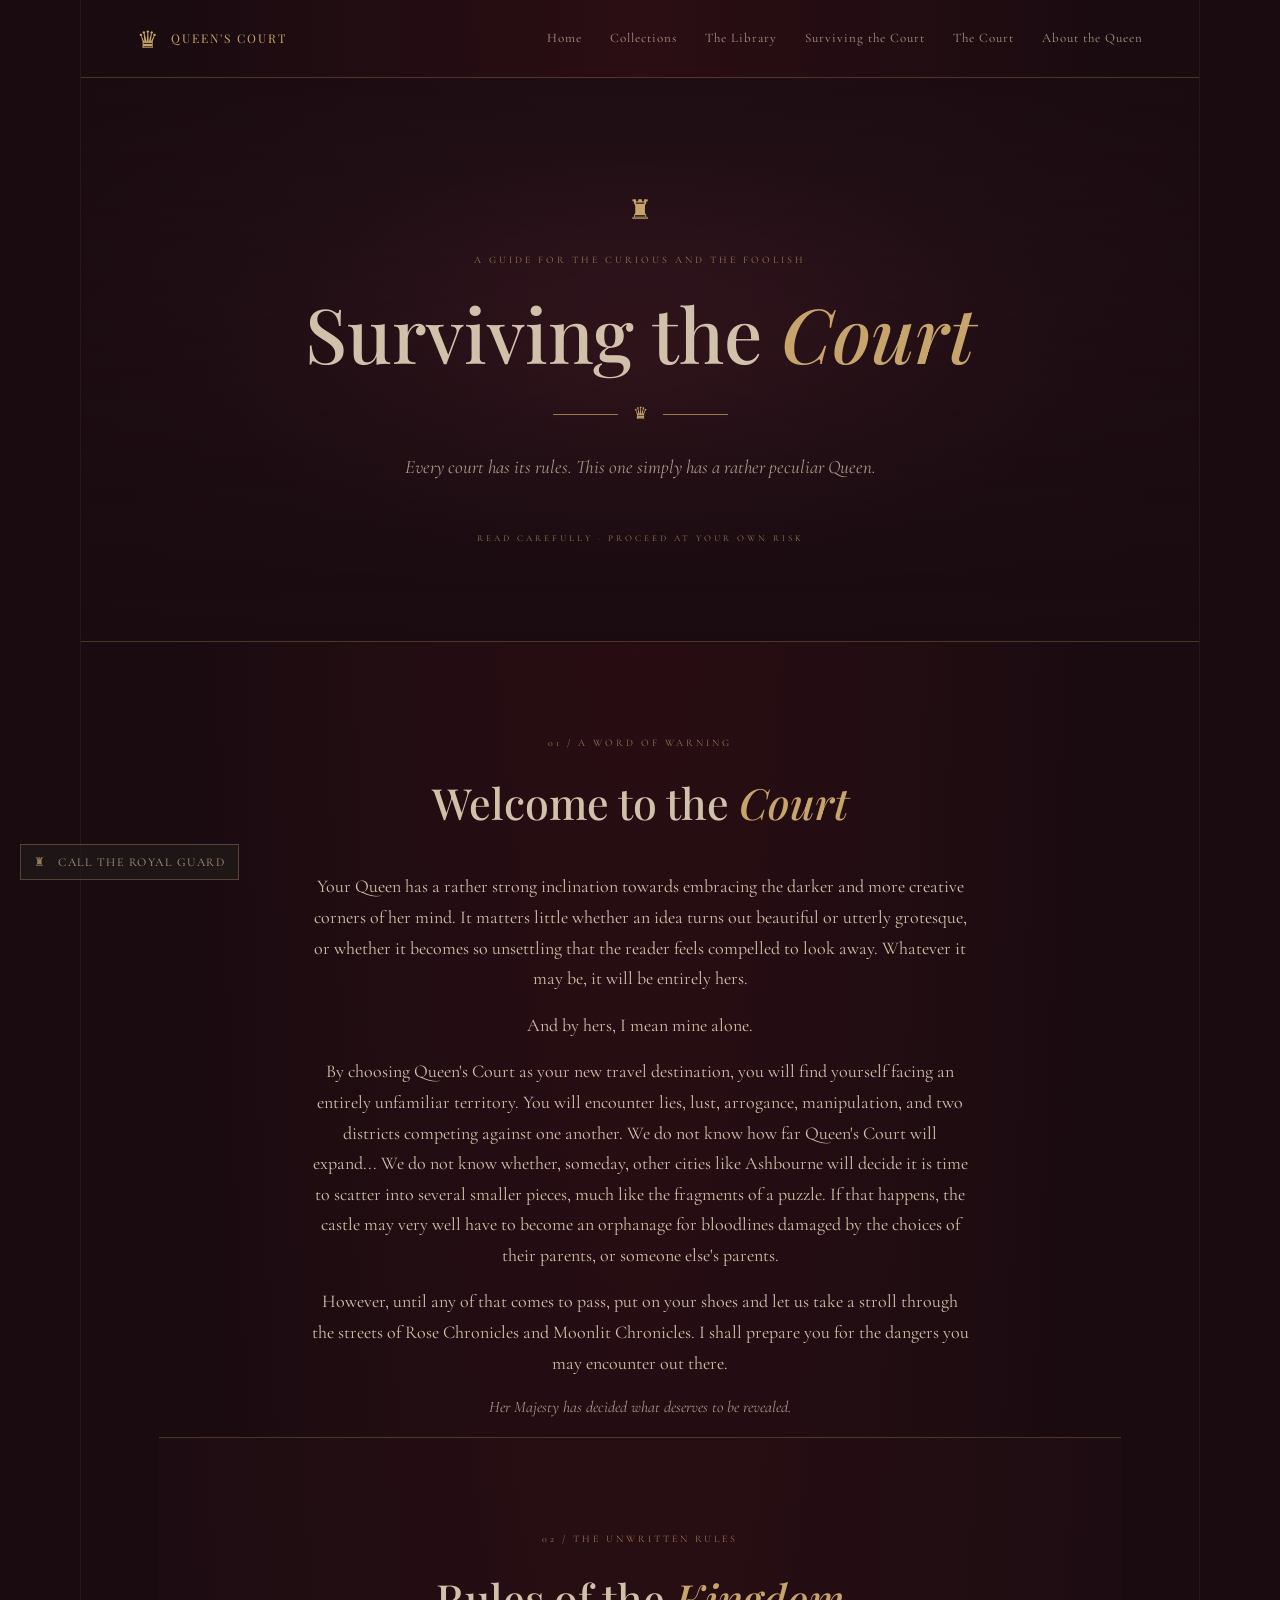
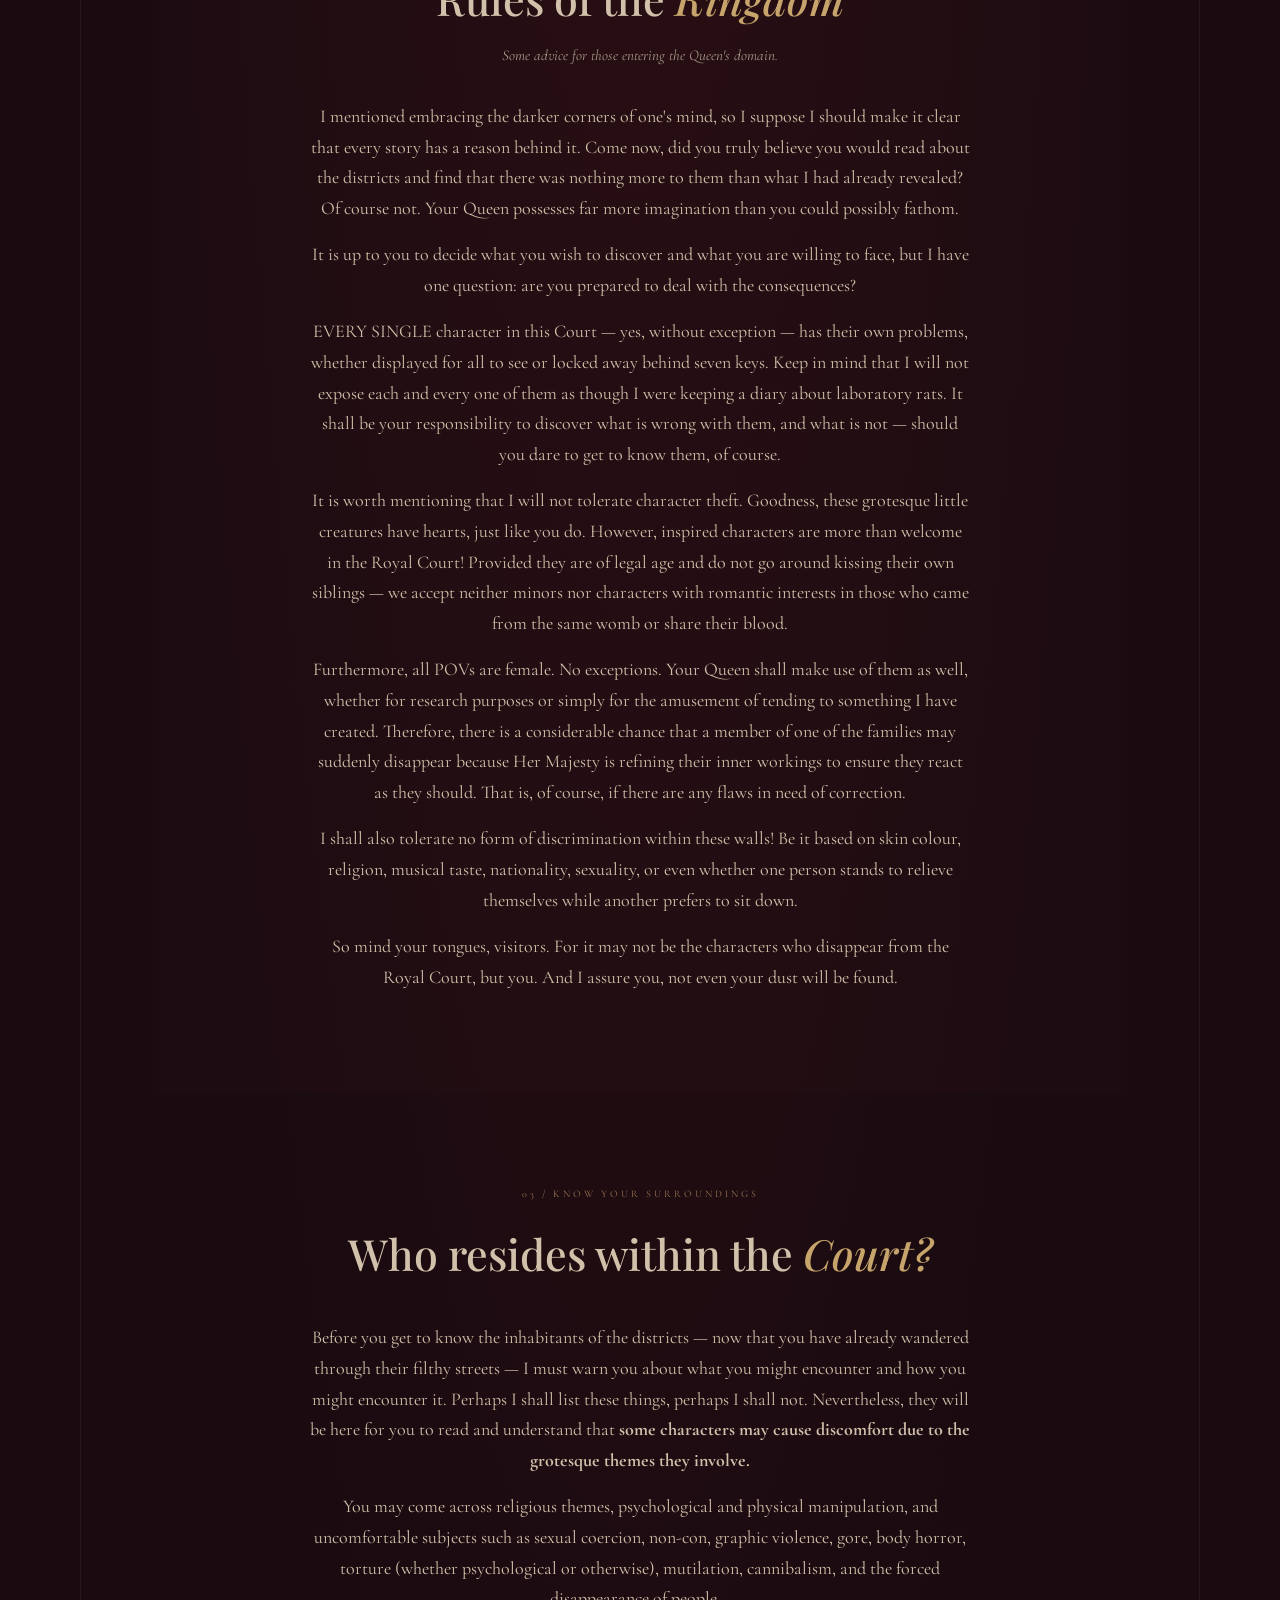
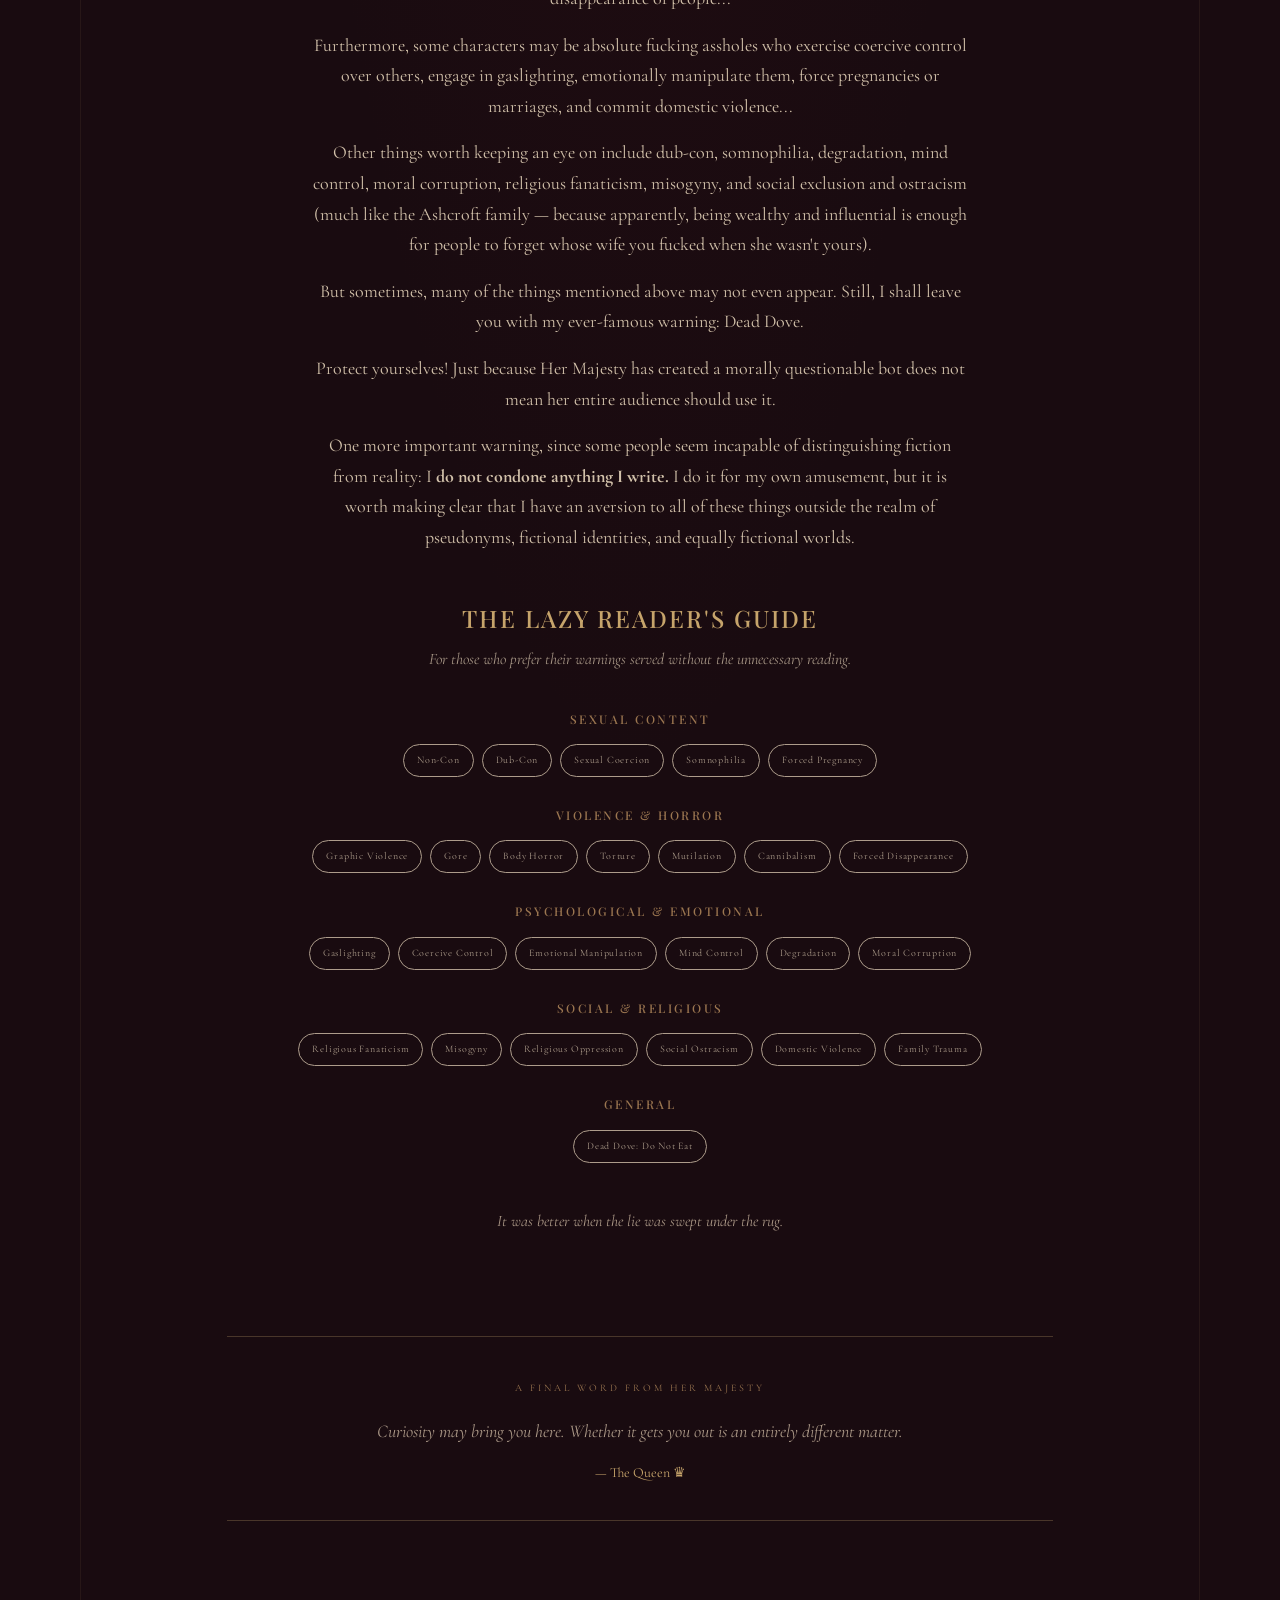
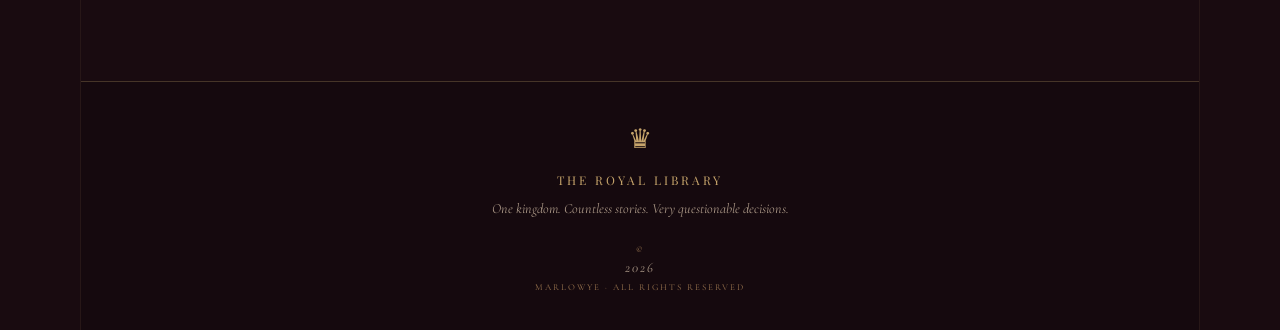
<file: surviving-the-court.html>
<!DOCTYPE html>
<html lang="en">
<head>
  <meta charset="UTF-8">
  <meta name="viewport" content="width=device-width, initial-scale=1.0">
  <meta name="theme-color" content="#190b10">
  <meta name="description" content="A guide for those who dare to enter the Queen's Court.">
  <title>Surviving the Court — The Royal Library</title>
  <link rel="stylesheet" href="style.css">
  <script src="script.js" defer></script>
</head>

<body>
  <div class="page-frame">

    <header class="site-header">
      <a class="brand" href="index.html">
        <span class="brand-symbol">♛</span>
        <span>QUEEN'S COURT</span>
      </a>

      <button class="menu-toggle" id="menuToggle"
        aria-label="Toggle navigation" aria-expanded="false">
        ☰
      </button>

      <nav class="main-nav" id="mainNav">
        <a href="index.html#home">Home</a>
        <a href="index.html#collections">Collections</a>
        <a href="index.html#about">The Library</a>
        <a href="surviving-the-court.html">Surviving the Court</a>
        <a href="https://janitorai.com/profiles/26d31e8e-4937-4b23-85c8-9aed5fa2b027_profile-of-marlowye"
          target="_blank" rel="noopener noreferrer">The Court</a>
        <a href="about.html">About the Queen</a>
      </nav>
    </header>

    <main>

      <section class="hero">
        <div class="hero-ornament">♜</div>
        <p class="eyebrow">A GUIDE FOR THE CURIOUS AND THE FOOLISH</p>

        <h1>Surviving the <span>Court</span></h1>

        <div class="ornamental-divider">
          <span></span> ♛ <span></span>
        </div>

        <p class="hero-description">
          Every court has its rules.
          This one simply has a rather peculiar Queen.
        </p>

        <p class="hero-footnote">READ CAREFULLY · PROCEED AT YOUR OWN RISK</p>
      </section>

      <section class="intro-section">
        <div class="section-heading">
          <span class="eyebrow">01 / A WORD OF WARNING</span>
          <h2>Welcome to the <em>Court</em></h2>
        </div>

       
<p class="intro-copy">
  Your Queen has a rather strong inclination towards embracing the darker and more creative corners of her mind. It matters little whether an idea turns out beautiful or utterly grotesque, or whether it becomes so unsettling that the reader feels compelled to look away. Whatever it may be, it will be entirely hers.
</p>

<p class="intro-copy">
  And by hers, I mean mine alone.
</p>

<p class="intro-copy">
  By choosing Queen's Court as your new travel destination, you will find yourself facing an entirely unfamiliar territory. You will encounter lies, lust, arrogance, manipulation, and two districts competing against one another. We do not know how far Queen's Court will expand... We do not know whether, someday, other cities like Ashbourne will decide it is time to scatter into several smaller pieces, much like the fragments of a puzzle. If that happens, the castle may very well have to become an orphanage for bloodlines damaged by the choices of their parents, or someone else's parents.
</p>

<p class="intro-copy">
  However, until any of that comes to pass, put on your shoes and let us take a stroll through the streets of Rose Chronicles and Moonlit Chronicles. I shall prepare you for the dangers you may encounter out there.
</p>

<p class="intro-copy muted-copy">
  Her Majesty has decided what deserves to be revealed.
</p>

      <section class="collections-section">
        <div class="section-heading">
          <span class="eyebrow">02 / THE UNWRITTEN RULES</span>
          <h2>Rules of the <em>Kingdom</em></h2>
          <p>Some advice for those entering the Queen's domain.</p>
        </div>

        
        <p class="intro-copy">
          I mentioned embracing the darker corners of one's mind, so I suppose I should make it clear that every story has a reason behind it. Come now, did you truly believe you would read about the districts and find that there was nothing more to them than what I had already revealed? Of course not. Your Queen possesses far more imagination than you could possibly fathom.
        </p>

       <p class="intro-copy">
          It is up to you to decide what you wish to discover and what you are willing to face, but I have one question: are you prepared to deal with the consequences?
        </p>

        <p class="intro-copy">
          EVERY SINGLE character in this Court — yes, without exception — has their own problems, whether displayed for all to see or locked away behind seven keys. Keep in mind that I will not expose each and every one of them as though I were keeping a diary about laboratory rats. It shall be your responsibility to discover what is wrong with them, and what is not — should you dare to get to know them, of course.
        </p>

        <p class="intro-copy">
          It is worth mentioning that I will not tolerate character theft. Goodness, these grotesque little creatures have hearts, just like you do. However, inspired characters are more than welcome in the Royal Court! Provided they are of legal age and do not go around kissing their own siblings — we accept neither minors nor characters with romantic interests in those who came from the same womb or share their blood.
        </p>

        <p class="intro-copy">
          Furthermore, all POVs are female. No exceptions. Your Queen shall make use of them as well, whether for research purposes or simply for the amusement of tending to something I have created. Therefore, there is a considerable chance that a member of one of the families may suddenly disappear because Her Majesty is refining their inner workings to ensure they react as they should. That is, of course, if there are any flaws in need of correction.
        </p>

        <p class="intro-copy">
          I shall also tolerate no form of discrimination within these walls! Be it based on skin colour, religion, musical taste, nationality, sexuality, or even whether one person stands to relieve themselves while another prefers to sit down.
        </p>

        <p class="intro-copy">
          So mind your tongues, visitors. For it may not be the characters who disappear from the Royal Court, but you. And I assure you, not even your dust will be found.
        </p>
      </section>

      <section class="intro-section">
        <div class="section-heading">
          <span class="eyebrow">03 / KNOW YOUR SURROUNDINGS</span>
          <h2>Who resides within the <em>Court?</em></h2>
        </div>

        <p class="intro-copy">
          Before you get to know the inhabitants of the districts — now that you have already wandered through their filthy streets — I must warn you about what you might encounter and how you might encounter it. Perhaps I shall list these things, perhaps I shall not. Nevertheless, they will be here for you to read and understand that <strong>some characters may cause discomfort due to the grotesque themes they involve.</strong>
        </p>

        <p class="intro-copy">
          You may come across religious themes, psychological and physical manipulation, and uncomfortable subjects such as sexual coercion, non-con, graphic violence, gore, body horror, torture (whether psychological or otherwise), mutilation, cannibalism, and the forced disappearance of people...
        </p>

        <p class="intro-copy">
          Furthermore, some characters may be absolute fucking assholes who exercise coercive control over others, engage in gaslighting, emotionally manipulate them, force pregnancies or marriages, and commit domestic violence...
        </p>

        <p class="intro-copy">
          Other things worth keeping an eye on include dub-con, somnophilia, degradation, mind control, moral corruption, religious fanaticism, misogyny, and social exclusion and ostracism (much like the Ashcroft family — because apparently, being wealthy and influential is enough for people to forget whose wife you fucked when she wasn't yours).
        </p>

        <p class="intro-copy">
          But sometimes, many of the things mentioned above may not even appear. Still, I shall leave you with my ever-famous warning: Dead Dove.
          </p>

            <p class="intro-copy">
              Protect yourselves! Just because Her Majesty has created a morally questionable bot does not mean her entire audience should use it.
            </p>

         <p class="intro-copy">
           One more important warning, since some people seem incapable of distinguishing fiction from reality: I <strong>do not condone anything I write.</strong> I do it for my own amusement, but it is worth making clear that I have an aversion to all of these things outside the realm of pseudonyms, fictional identities, and equally fictional worlds.
           </p>

        
<div class="lazy-guide">

  <h3>THE LAZY READER'S GUIDE</h3>

  <p class="lazy-subtitle">
    For those who prefer their warnings served without the unnecessary reading.
  </p>

  <div class="lazy-category">
    <h4>SEXUAL CONTENT</h4>
    <div class="lazy-tags">
      <span>Non-Con</span>
      <span>Dub-Con</span>
      <span>Sexual Coercion</span>
      <span>Somnophilia</span>
      <span>Forced Pregnancy</span>
    </div>
  </div>

  <div class="lazy-category">
    <h4>VIOLENCE & HORROR</h4>
    <div class="lazy-tags">
      <span>Graphic Violence</span>
      <span>Gore</span>
      <span>Body Horror</span>
      <span>Torture</span>
      <span>Mutilation</span>
      <span>Cannibalism</span>
      <span>Forced Disappearance</span>
    </div>
  </div>

  <div class="lazy-category">
    <h4>PSYCHOLOGICAL & EMOTIONAL</h4>
    <div class="lazy-tags">
      <span>Gaslighting</span>
      <span>Coercive Control</span>
      <span>Emotional Manipulation</span>
      <span>Mind Control</span>
      <span>Degradation</span>
      <span>Moral Corruption</span>
    </div>
  </div>

  <div class="lazy-category">
    <h4>SOCIAL & RELIGIOUS</h4>
    <div class="lazy-tags">
      <span>Religious Fanaticism</span>
      <span>Misogyny</span>
      <span>Religious Oppression</span>
      <span>Social Ostracism</span>
      <span>Domestic Violence</span>
      <span>Family Trauma</span>
    </div>
  </div>

  <div class="lazy-category">
    <h4>GENERAL</h4>
    <div class="lazy-tags">
      <span>Dead Dove: Do Not Eat</span>
    </div>
  </div>

</div>


  
          

        <p class="intro-copy muted-copy">
          It was better when the lie was swept under the rug.
        </p>
      </section>

      <section class="archive-note">
        <span class="eyebrow">A FINAL WORD FROM HER MAJESTY</span>
        <p>
          Curiosity may bring you here.
          Whether it gets you out is an entirely different matter.
        </p>
        <span class="signature">— The Queen ♛</span>
      </section>

    </main>

    <footer class="site-footer">
      <div class="footer-symbol">♛</div>
      <p>THE ROYAL LIBRARY</p>
      <span>One kingdom. Countless stories. Very questionable decisions.</span>
      <small>© <span id="currentYear"></span> MARLOWYE · ALL RIGHTS RESERVED</small>
    </footer>

  </div>
  
<!-- THE QUEEN IS WATCHING -->

<div id="queen-notification">
  <div class="queen-notification-header">
    <span class="queen-crown">♛</span>
    <span>HER MAJESTY</span>
    <span class="queen-notification-time">JUST NOW</span>
  </div>

  <div class="queen-notification-title">
    THE QUEEN IS WATCHING.
  </div>

  <p id="queen-notification-message"></p>

  <div class="queen-notification-footer">
    ROYAL NOTICE No. 001
  </div>
</div>

<style>
#queen-notification {
  position: fixed;
  top: 20px;
  right: 22px;
  width: 290px;
  max-width: calc(100vw - 40px);
  box-sizing: border-box;
  padding: 15px 17px;
  background: rgba(23, 22, 25, 0.97);
  border: 1px solid rgba(185, 155, 114, 0.35);
  color: #d0c4b3;
  z-index: 99999;
  opacity: 0;
  transform: translateY(-130%);
  pointer-events: none;
}

#queen-notification.show {
  animation: queenSlideIn 0.65s ease forwards;
  pointer-events: auto;
}

#queen-notification.hide {
  animation: queenSlideOut 0.6s ease forwards;
}

.queen-notification-header {
  display: flex;
  align-items: center;
  gap: 7px;
  font-family: monospace;
  font-size: 9px;
  letter-spacing: 1.5px;
  color: #b99b72;
}

.queen-crown {
  font-size: 14px;
}

.queen-notification-time {
  margin-left: auto;
  color: #77716c;
  font-size: 8px;
}

.queen-notification-title {
  margin-top: 13px;
  font-family: monospace;
  font-size: 11px;
  letter-spacing: 1px;
  color: #d0c4b3;
}

#queen-notification-message {
  margin: 8px 0 13px;
  font-family: 'Cormorant Garamond', serif;
  font-size: 15px;
  line-height: 1.5;
  color: #b9b1a7;
}

.queen-notification-footer {
  padding-top: 8px;
  border-top: 1px solid rgba(185, 155, 114, 0.2);
  text-align: right;
  font-family: monospace;
  font-size: 8px;
  letter-spacing: 1px;
  color: #77716c;
}

@keyframes queenSlideIn {
  from {
    opacity: 0;
    transform: translateY(-130%);
  }
  to {
    opacity: 1;
    transform: translateY(0);
  }
}

@keyframes queenSlideOut {
  from {
    opacity: 1;
    transform: translateY(0);
  }
  to {
    opacity: 0;
    transform: translateY(-30%);
  }
}

@media (max-width: 600px) {
  #queen-notification {
    top: 12px;
    right: 12px;
  }
}
</style>

<script>
(function () {
  const notification = document.getElementById('queen-notification');
  const message = document.getElementById('queen-notification-message');

  if (!notification || !message) return;

  const messages = [
    "Her Majesty has noticed your presence.",
    "You have been reading this record for quite some time.",
    "That was not meant for your eyes.",
    "The Queen advises you to leave this page.",
    "Someone has been looking for you.",
    "Do mind your manners. You are being watched.",
    "Curiosity has always been a rather dangerous habit."
  ];

  let previousMessage = -1;

  function showNotification() {
    let index;

    do {
      index = Math.floor(Math.random() * messages.length);
    } while (index === previousMessage);

    previousMessage = index;
    message.textContent = messages[index];

    notification.classList.remove('hide', 'show');
    void notification.offsetWidth;
    notification.classList.add('show');

    setTimeout(() => {
      notification.classList.remove('show');
      notification.classList.add('hide');
    }, 5500);
  }

  setTimeout(() => {
    showNotification();

    setInterval(() => {
      showNotification();
    }, 35000 + Math.random() * 15000);
  }, 12000);
})();
</script>
  <!-- ROYAL EMERGENCY PROTOCOL -->

<div id="royal-protocol">
  <button id="royal-call" type="button">
    <span class="royal-call-symbol">♜</span>
    CALL THE ROYAL GUARD
  </button>

  <div id="royal-overlay" aria-hidden="true">
    <div id="royal-window" role="dialog" aria-modal="true"
         aria-labelledby="royal-title">

      <div class="royal-window-top">
        <span>ROYAL LIBRARY // INTERNAL SYSTEM</span>
        <span class="royal-status">UNSTABLE</span>
      </div>

      <div class="royal-window-heading">
        <span class="royal-emblem">♜</span>
        <h2 id="royal-title">ROYAL ASSISTANCE</h2>
        <p class="royal-loading">The guards are being summoned...</p>
        <span id="royal-connection">
  ∙ Connection established
</span>
      </div>

      <div class="royal-divider"></div>

      <div class="royal-file-label">
        RECOVERED INSTRUCTIONS
        <span id="royal-file-number">FILE 001</span>
      </div>

      <div id="royal-message"></div>

      <div class="royal-window-bottom">
        <span>DO NOT DISTRIBUTE THIS FILE</span>
        <span id="royal-timestamp">UNKNOWN TIME</span>
      </div>

      <button id="royal-close" type="button">
        DISMISS TRANSMISSION
      </button>

    <p id="royal-error-warning">
        ERROR: THIS MESSAGE WAS NOT WRITTEN BY THE ROYAL GUARD.
      </p>
</div>

<style>
/* ROYAL EMERGENCY PROTOCOL */

#royal-call {
  position: fixed;
  bottom: 20px;
  left: 20px;
  z-index: 9998;

  padding: 10px 13px;
  background: #211a19;
  color: #d5c3a5;
  border: 1px solid rgba(190, 155, 115, .45);

  font-family: 'Cormorant Garamond', serif;
  font-size: 12px;
  letter-spacing: 1.5px;
  cursor: pointer;

  opacity: .78;
  transition: .3s ease;
}

#royal-call:hover {
  opacity: 1;
  transform: translateY(-3px);
  box-shadow: 0 4px 15px rgba(0, 0, 0, .35);
}

.royal-call-symbol {
  margin-right: 7px;
  color: #b99b72;
}

/* OVERLAY */

#royal-overlay {
  position: fixed;
  inset: 0;
  z-index: 9999;

  display: flex;
  justify-content: center;
  align-items: center;

  padding: 20px;
  background: rgba(5, 5, 7, .82);
  backdrop-filter: blur(5px);

  opacity: 0;
  visibility: hidden;
  transition: opacity .45s ease, visibility .45s ease;
}

#royal-overlay.active {
  opacity: 1;
  visibility: visible;
}

/* WINDOW */

#royal-window {
  width: 100%;
  max-width: 480px;
  max-height: 85vh;
  overflow-y: auto;
  box-sizing: border-box;

  padding: 25px;

  background: #171619;
  color: #d4c9bc;
  border: 1px solid rgba(183, 148, 108, .45);
  box-shadow: 0 0 40px rgba(0, 0, 0, .65);

  transform: translateY(20px) scale(.97);
  transition: transform .45s ease;

  font-family: 'Cormorant Garamond', serif;
}

#royal-overlay.active #royal-window {
  transform: translateY(0) scale(1);
}

.royal-window-top,
.royal-window-bottom {
  display: flex;
  justify-content: space-between;
  align-items: center;
  gap: 10px;

  font-family: monospace;
  font-size: 9px;
  letter-spacing: 1px;
  color: #84796f;
}

.royal-status {
  color: #a66a61;
}

.royal-window-heading {
  text-align: center;
  padding: 25px 0 18px;
}

.royal-emblem {
  display: block;
  font-size: 30px;
  color: #b99b72;
  margin-bottom: 10px;
}

.royal-window-heading h2 {
  font-family: 'Playfair Display', serif;
  font-size: 21px;
  font-weight: 500;
  letter-spacing: 3px;
  color: #d2b68f;
  margin: 0 0 10px;
}

.royal-loading {
  font-size: 14px;
  font-style: italic;
  color: #998d80;
}

.royal-connected {
  display: none;
  font-family: monospace;
  font-size: 9px;
  letter-spacing: 1px;
  color: #8eaa87;
}

#royal-overlay.connected .royal-loading {
  display: none;
}

#royal-overlay.connected .royal-connected {
  display: block;
}

.royal-divider {
  height: 1px;
  background: rgba(183, 148, 108, .25);
  margin: 12px 0 18px;
}

.royal-file-label {
  display: flex;
  justify-content: space-between;
  gap: 10px;
  margin-bottom: 18px;

  font-family: monospace;
  font-size: 9px;
  letter-spacing: 1px;
  color: #a68c6e;
}

#royal-message {
  display: flex;
  flex-direction: column;
  gap: 15px;
}

.royal-instruction {
  margin: 0;
  padding-left: 12px;
  border-left: 1px solid rgba(183, 148, 108, .4);

  font-size: 16px;
  line-height: 1.65;
  color: #d3c8bd;

  opacity: 0;
  transform: translateX(-8px);
  animation: royalTextReveal .6s ease forwards;
}

@keyframes royalTextReveal {
  to {
    opacity: 1;
    transform: translateX(0);
  }
}

.royal-window-bottom {
  border-top: 1px solid rgba(183, 148, 108, .2);
  padding-top: 16px;
  margin-top: 25px;
  color: #966d65;
}

#royal-close {
  display: block;
  width: 100%;
  margin-top: 20px;
  padding: 11px;

  background: transparent;
  border: 1px solid rgba(183, 148, 108, .35);
  color: #b99b72;

  font-family: monospace;
  font-size: 10px;
  letter-spacing: 2px;
  cursor: pointer;
  transition: .3s ease;
}

#royal-close:hover {
  background: rgba(183, 148, 108, .1);
  border-color: #b99b72;
}

.royal-error {
  display: none;
  margin: 16px 0 0;
  color: #a66a61;
  font-family: monospace;
  font-size: 9px;
  line-height: 1.6;
  text-align: center;
  letter-spacing: .5px;
}

#royal-overlay.show-error .royal-error {
  display: block;
  animation: royalTextReveal .7s ease both;
}

/* MOBILE */

@media (max-width: 600px) {
  #royal-call {
    bottom: 12px;
    left: 12px;
    font-size: 10px;
  }

  #royal-window {
    padding: 20px;
  }

  .royal-window-heading h2 {
    font-size: 18px;
  }

  .royal-instruction {
    font-size: 15px;
  }
}

@media (prefers-reduced-motion: reduce) {
  #royal-overlay,
  #royal-window,
  #royal-call {
    transition: none;
  }

  .royal-instruction {
    animation: none;
    opacity: 1;
    transform: none;
  }
}
  
/* ROYAL ASSISTANCE - CUSTOM SCROLLBAR */

#royal-window {
  scrollbar-width: thin;
  scrollbar-color: #80694f #171619;
}

#royal-window::-webkit-scrollbar {
  width: 5px;
}

#royal-window::-webkit-scrollbar-track {
  background: #171619;
}

#royal-window::-webkit-scrollbar-thumb {
  background: #80694f;
  border-radius: 10px;
}

#royal-window::-webkit-scrollbar-thumb:hover {
  background: #b99b72;
}
  

#royal-error-warning {
  display: block;
  width: fit-content;
  margin: 0 auto;
  text-align: center;
  font-family: monospace !important;
  font-size: 10px !important;
  letter-spacing: 1px;
  color: #a65b55 !important;
  animation: royalWarningGlitch 2s infinite !important;
}

@keyframes royalWarningGlitch {
  0%, 88%, 100% {
    transform: translateX(0);
    opacity: 1;
    text-shadow: none;
  }
  90% {
    transform: translateX(-2px);
    text-shadow: 2px 0 #d16b63;
  }
  92% {
    transform: translateX(2px);
    text-shadow: -2px 0 #80694f;
  }
  94% {
    transform: translateX(-1px);
    text-shadow: 1px 0 #d16b63;
  }
  96% {
    transform: translateX(0);
    text-shadow: none;
  }
}



/* ROYAL ASSISTANCE — CONNECTION STATUS */

#royal-connection {
   color: #8caa79;
  animation: connectionPulse 2.5s ease-in-out infinite;
}

@keyframes connectionPulse {
  0%, 100% {
    opacity: 1;
  }
  50% {
    opacity: 0.25;
  }
}
  
</style>

<script>
(function () {
  const callButton = document.getElementById('royal-call');
  const overlay = document.getElementById('royal-overlay');
  const closeButton = document.getElementById('royal-close');
  const messageBox = document.getElementById('royal-message');
  const fileNumber = document.getElementById('royal-file-number');
  const timestamp = document.getElementById('royal-timestamp');

  if (!callButton || !overlay || !closeButton || !messageBox) return;

  const transmissions = [
    {
      number: 'FILE 001',
      messages: [
        'If you have taken something belonging to one of the inhabitants, return it without making any sudden movements.',
        "If you find the priest's Bible filled with photographs of young girls, burn the photographs. Do not return the Bible.",
        'If someone knocks three times and introduces themselves as a member of the Ashford family, do not open the door.',
        'If the guards arrive before you finish reading this message, pretend you never called.'
      ],
      error: true
    },
    {
      number: 'FILE 002',
      messages: [
        "If the lights inside Crowley's antique shop turn on by themselves, leave the street.",
        'Do not follow the sound of a child laughing through the alleys of Moonlit.',
        'If a Fletcher offers you a drink without asking your name, accept it. Refusing might be more suspicious.',
        'Should you see someone standing at the end of the street, do not wave. They might wave back.'
      ],
      error: false
    },
    {
      number: 'FILE 003',
      messages: [
        'If you hear someone crying inside Beaumont Church after midnight, do not investigate. The church is supposed to be empty.',
        'Never accept a drink from a Whitmore. They have a peculiar understanding of hospitality.',
        'If an Ashcroft asks you to keep a secret, remember that their family has already kept too many.',
        'Do not ask the Queen how she knows your name.'
      ],
      error: true
    },
    {
      number: 'FILE 004',
      messages: [
        'If you find a door that was not there yesterday, do not try the handle.',
        'Should you encounter a woman in a white dress in the streets of Moonlit, do not ask her where she is going. She is not lost.',
        'If your reflection moves before you do, look away.',
        'The Royal Guard has no record of sending this transmission.'
      ],
      error: true
    }
  ];

  let active = false;
  let previousFile = -1;
  let openingTimer;
  let errorTimer;

  function openProtocol() {
    if (active) return;

    active = true;
    clearTimeout(openingTimer);
    clearTimeout(errorTimer);

    let index;
    do {
      index = Math.floor(Math.random() * transmissions.length);
    } while (index === previousFile && transmissions.length > 1);

    previousFile = index;
    const file = transmissions[index];

    messageBox.innerHTML = '';
    fileNumber.textContent = file.number;
    timestamp.textContent = 'TIME: ' + new Date().toLocaleTimeString();

    overlay.classList.remove('connected', 'show-error');
    overlay.classList.add('active');
    overlay.setAttribute('aria-hidden', 'false');

    callButton.textContent = 'SUMMONING...';

    openingTimer = setTimeout(() => {
      overlay.classList.add('connected');

      file.messages.forEach((message, i) => {
        const paragraph = document.createElement('p');
        paragraph.className = 'royal-instruction';
        paragraph.textContent = '> ' + message;
        paragraph.style.animationDelay = (i * 0.55) + 's';
        messageBox.appendChild(paragraph);
      });

      if (file.error) {
        errorTimer = setTimeout(() => {
          overlay.classList.add('show-error');
        }, 3200);
      }

      callButton.textContent = 'CALL THE ROYAL GUARD';
    }, 1400);
  }

  function closeProtocol() {
    active = false;
    clearTimeout(openingTimer);
    clearTimeout(errorTimer);

    overlay.classList.remove('active', 'connected', 'show-error');
    overlay.setAttribute('aria-hidden', 'true');
    callButton.textContent = 'CALL THE ROYAL GUARD';
  }

  callButton.addEventListener('click', openProtocol);
  closeButton.addEventListener('click', closeProtocol);

  overlay.addEventListener('click', function (event) {
    if (event.target === overlay) closeProtocol();
  });

  document.addEventListener('keydown', function (event) {
    if (event.key === 'Escape' && active) closeProtocol();
  });
})();
</script>
</body>
</html>
</file>
<file: style.css>
@import url('https://fonts.googleapis.com/css2?family=Cormorant+Garamond:wght@400;500;600;700&family=Playfair+Display:ital,wght@0,500;0,600;0,700;1,500&display=swap');

:root {
  --black: #190b10;
  --dark: #241017;
  --burgundy: #451c25;
  --wine: #6b2935;
  --gold: #c6a46b;
  --antique-gold: #9b7650;
  --parchment: #d2c1aa;
  --muted: #a99685;
  --line: rgba(198, 164, 107, 0.28);
}

* {
  box-sizing: border-box;
  margin: 0;
  padding: 0;
}

html {
  scroll-behavior: smooth;
}

body {
  background:
    radial-gradient(ellipse at top, rgba(105, 25, 32, 0.22), transparent 55%),
    var(--black);
  color: var(--parchment);
  font-family: 'Cormorant Garamond', Georgia, serif;
  font-size: 17px;
  line-height: 1.7;
}

a {
  color: inherit;
  text-decoration: none;
}

.page-frame {
  width: min(1120px, calc(100% - 40px));
  margin: 0 auto;
  border-left: 1px solid rgba(198, 164, 107, 0.08);
  border-right: 1px solid rgba(198, 164, 107, 0.08);
  min-height: 100vh;
}

/* HEADER */

.site-header {
  min-height: 76px;
  padding: 18px 5%;
  display: flex;
  justify-content: space-between;
  align-items: center;
  border-bottom: 1px solid var(--line);
  gap: 20px;
}

.brand {
  display: flex;
  align-items: center;
  gap: 10px;
  color: var(--gold);
  font-family: 'Playfair Display', serif;
  font-size: 12px;
  letter-spacing: 2px;
}

.brand-symbol {
  font-size: 24px;
}

.main-nav {
  display: flex;
  align-items: center;
  gap: 28px;
}

.main-nav a {
  color: var(--muted);
  font-size: 13px;
  letter-spacing: 1px;
  transition: color 0.25s ease;
}

.main-nav a:hover {
  color: var(--gold);
}

.menu-toggle {
  display: none;
  background: none;
  border: 1px solid var(--line);
  color: var(--gold);
  padding: 5px 10px;
  font-size: 18px;
  cursor: pointer;
}

/* HERO */

.hero {
  text-align: center;
  padding: 110px 24px 95px;
  background:
    linear-gradient(rgba(25, 11, 16, 0.35), rgba(25, 11, 16, 0.9)),
    radial-gradient(ellipse at center, #54212d 0%, #241017 55%, #190b10 100%);
  border-bottom: 1px solid var(--line);
}

.hero-ornament {
  color: var(--gold);
  font-size: 27px;
  margin-bottom: 18px;
}

.eyebrow {
  color: var(--antique-gold);
  font-size: 10px;
  letter-spacing: 3px;
  text-transform: uppercase;
}

.hero h1 {
  color: var(--parchment);
  font-family: 'Playfair Display', Georgia, serif;
  font-size: clamp(42px, 8vw, 76px);
  font-weight: 500;
  line-height: 1.2;
  margin: 18px 0;
}

.hero h1 span {
  color: var(--gold);
  font-style: italic;
}

.ornamental-divider {
  display: flex;
  align-items: center;
  justify-content: center;
  gap: 15px;
  color: var(--gold);
  margin: 22px auto;
}

.ornamental-divider span {
  width: 65px;
  height: 1px;
  background: var(--antique-gold);
}

.hero-description {
  max-width: 490px;
  margin: 0 auto 28px;
  color: var(--muted);
  font-size: 19px;
  font-style: italic;
}

.gold-button {
  display: inline-block;
  padding: 11px 25px;
  border: 1px solid var(--antique-gold);
  color: var(--gold);
  font-size: 11px;
  letter-spacing: 2px;
  text-transform: uppercase;
  transition: all 0.3s ease;
}

.gold-button:hover {
  background: var(--burgundy);
  border-color: var(--gold);
}

.hero-footnote {
  margin-top: 48px;
  color: var(--antique-gold);
  font-size: 9px;
  letter-spacing: 3px;
}

/* GENERAL SECTIONS */

.intro-section,
.collections-section {
  padding: 85px 7%;
}

.section-heading {
  text-align: center;
  margin-bottom: 32px;
}

.section-heading h2 {
  color: var(--parchment);
  font-family: 'Playfair Display', Georgia, serif;
  font-size: clamp(30px, 5vw, 43px);
  font-weight: 500;
  margin-top: 10px;
}

.section-heading h2 em {
  color: var(--gold);
}

.section-heading > p {
  color: var(--muted);
  font-size: 15px;
  font-style: italic;
  margin-top: 8px;
}

.intro-copy {
  max-width: 660px;
  margin: 0 auto 16px;
  text-align: center;
  font-size: 18px;
}

.muted-copy {
  color: var(--muted);
  font-size: 16px;
  font-style: italic;
}

.collections-section {
  border-top: 1px solid var(--line);
  background: rgba(69, 28, 37, 0.09);
}

.collection-grid {
  display: grid;
  grid-template-columns: repeat(2, minmax(0, 1fr));
  gap: 35px;
  max-width: 850px;
  margin: 45px auto 0;
}

.collection-card {
  background: rgba(36, 16, 23, 0.85);
  border: 1px solid var(--line);
  transition: transform 0.3s ease, border-color 0.3s ease;
}

.collection-card:hover {
  transform: translateY(-5px);
  border-color: var(--antique-gold);
}

.cover-link {
  display: block;
  padding: 15px 15px 0;
}

.collection-cover {
  position: relative;
  overflow: hidden;
  aspect-ratio: 4 / 5;
  background: linear-gradient(145deg, #5b2631, #1b0c12 75%);
  border: 1px solid rgba(198, 164, 107, 0.45);
}

.moon-cover {
  background: linear-gradient(145deg, #283040, #241017 75%);
}

.collection-cover img {
  position: absolute;
  inset: 0;
  width: 100%;
  height: 100%;
  object-fit: cover;
  z-index: 2;
}

.cover-placeholder {
  position: absolute;
  inset: 0;
  display: flex;
  flex-direction: column;
  align-items: center;
  justify-content: center;
  text-align: center;
  padding: 20px;
  border: 1px solid rgba(198, 164, 107, 0.22);
  margin: 12px;
}

.cover-ornament {
  color: var(--gold);
  font-size: 27px;
}

.cover-small {
  color: var(--antique-gold);
  font-size: 10px;
  letter-spacing: 4px;
  margin: 20px 0 12px;
}

.cover-title {
  color: var(--parchment);
  font-family: 'Playfair Display', Georgia, serif;
  font-size: clamp(25px, 4vw, 38px);
  line-height: 1.2;
}

.collection-info {
  padding: 22px 23px 25px;
}

.collection-number {
  color: var(--antique-gold);
  font-size: 9px;
  letter-spacing: 2px;
}

.collection-info h3 {
  color: var(--gold);
  font-family: 'Playfair Display', Georgia, serif;
  font-size: 23px;
  font-weight: 500;
  margin: 8px 0;
}

.collection-info p {
  color: var(--muted);
  font-size: 15px;
  min-height: 76px;
}

.text-link {
  display: inline-block;
  margin-top: 18px;
  color: var(--gold);
  font-size: 11px;
  letter-spacing: 1.5px;
  text-transform: uppercase;
}

.text-link span {
  display: inline-block;
  margin-left: 5px;
  transition: transform 0.2s ease;
}

.text-link:hover span {
  transform: translateX(5px);
}

/* CLOSING NOTE */

.archive-note {
  margin: 0 7% 75px;
  padding: 35px 25px;
  text-align: center;
  border-top: 1px solid var(--line);
  border-bottom: 1px solid var(--line);
}

.archive-note p {
  max-width: 600px;
  margin: 15px auto;
  color: var(--muted);
  font-size: 18px;
  font-style: italic;
}

.signature {
  display: block;
  color: var(--gold);
  font-size: 14px;
}

/* FOOTER */

.site-footer {
  padding: 35px 20px;
  border-top: 1px solid var(--line);
  text-align: center;
  background: rgba(0, 0, 0, 0.15);
}

.footer-symbol {
  color: var(--gold);
  font-size: 27px;
}

.site-footer p {
  color: var(--gold);
  font-family: 'Playfair Display', serif;
  font-size: 12px;
  letter-spacing: 3px;
  margin: 7px 0;
}

.site-footer span {
  display: block;
  color: var(--muted);
  font-style: italic;
  font-size: 14px;
}

.site-footer small {
  display: block;
  margin-top: 20px;
  color: var(--antique-gold);
  font-size: 9px;
  letter-spacing: 2px;
}

/* RESPONSIVE */

@media (max-width: 700px) {
  .page-frame {
    width: 100%;
    border: none;
  }

  .site-header {
    position: relative;
    flex-wrap: wrap;
  }

  .menu-toggle {
    display: block;
  }

  .main-nav {
    display: none;
    width: 100%;
    flex-direction: column;
    align-items: flex-start;
    gap: 15px;
    padding: 15px 0 5px;
  }

  .main-nav.open {
    display: flex;
  }

  .hero {
    padding: 80px 20px 65px;
  }

  .intro-section,
  .collections-section {
    padding: 60px 7%;
  }

  .collection-grid {
    grid-template-columns: 1fr;
    max-width: 390px;
    gap: 25px;
  }

  .collection-info p {
    min-height: auto;
  }
}

/* INDIVIDUAL SERIES PAGES */

.series-hero {
  display: grid;
  grid-template-columns: minmax(220px, 0.8fr) 1.2fr;
  align-items: center;
  gap: 55px;
  padding: 75px 9%;
  border-bottom: 1px solid var(--line);
  background: radial-gradient(ellipse at left, rgba(105, 25, 32, 0.22), transparent 70%);
}

.series-cover {
  position: relative;
  aspect-ratio: 3 / 4;
  max-width: 320px;
  width: 100%;
  background: linear-gradient(145deg, #5b2631, #190b10);
  border: 1px solid var(--antique-gold);
  padding: 12px;
  margin: 0 auto;
  overflow: hidden;
}

.series-cover img {
  position: absolute;
  inset: 12px;
  width: calc(100% - 24px);
  height: calc(100% - 24px);
  object-fit: cover;
  z-index: 2;
}

.series-cover-placeholder {
  position: absolute;
  inset: 12px;
  border: 1px solid rgba(198, 164, 107, 0.4);
  display: flex;
  flex-direction: column;
  align-items: center;
  justify-content: center;
  text-align: center;
  padding: 20px;
}

.series-cover-placeholder span {
  color: var(--gold);
  font-size: 26px;
}

.series-cover-placeholder p {
  color: var(--antique-gold);
  letter-spacing: 4px;
  font-size: 10px;
  margin: 25px 0 12px;
}

.series-cover-placeholder h1 {
  color: var(--parchment);
  font-family: 'Playfair Display', serif;
  font-size: clamp(28px, 4vw, 43px);
  line-height: 1.2;
  font-weight: 500;
}

.series-hero-info h2 {
  color: var(--parchment);
  font-family: 'Playfair Display', serif;
  font-size: clamp(34px, 5vw, 50px);
  font-weight: 500;
  line-height: 1.2;
  margin: 14px 0;
}

.series-hero-info h2 em {
  color: var(--gold);
}

.left-divider {
  justify-content: flex-start;
  margin: 22px 0;
}

.series-tagline {
  color: var(--gold);
  font-size: 20px;
  font-style: italic;
  margin-bottom: 15px;
}

.series-hero-info > p:not(.series-tagline) {
  color: var(--muted);
  font-size: 17px;
}

.series-meta {
  border-top: 1px solid var(--line);
  border-bottom: 1px solid var(--line);
  padding: 12px 0;
  margin: 24px 0 10px;
  color: var(--parchment);
  font-size: 13px;
}

.series-meta span {
  display: block;
  color: var(--antique-gold);
  font-size: 9px;
  letter-spacing: 2px;
  margin-bottom: 5px;
}

.lore-section {
  padding: 80px 9%;
  border-bottom: 1px solid var(--line);
}

.lore-content {
  max-width: 740px;
  margin: 0 auto;
}

.lore-content h3 {
  color: var(--gold);
  font-family: 'Playfair Display', serif;
  font-size: 24px;
  font-weight: 500;
  margin: 35px 0 12px;
}

.lore-content p {
  color: var(--parchment);
  margin-bottom: 17px;
  font-size: 17px;
}

.lore-content blockquote {
  border-left: 2px solid var(--antique-gold);
  margin: 35px 0;
  padding: 15px 22px;
  color: var(--gold);
  font-size: 20px;
  font-style: italic;
  background: rgba(105, 25, 32, 0.12);
}

.lore-list {
  padding-left: 22px;
  color: var(--muted);
}

.lore-list li {
  margin-bottom: 8px;
}

.characters-section {
  padding: 80px 8%;
  border-bottom: 1px solid var(--line);
}

.character-grid {
  display: grid;
  grid-template-columns: repeat(2, minmax(0, 1fr));
  gap: 25px;
  max-width: 760px;
  margin: 40px auto 0;
}

.character-card {
  display: grid;
  grid-template-columns: 110px 1fr;
  gap: 16px;
  padding: 15px;
  border: 1px solid var(--line);
  background: rgba(36, 16, 23, 0.7);
}

.character-image {
  position: relative;
  min-height: 150px;
  background: linear-gradient(145deg, #54212d, #190b10);
  border: 1px solid var(--antique-gold);
  display: flex;
  align-items: center;
  justify-content: center;
  overflow: hidden;
}

.character-image img {
  position: absolute;
  inset: 0;
  width: 100%;
  height: 100%;
  object-fit: cover;
  z-index: 2;
}

.character-image span {
  color: var(--gold);
  font-size: 28px;
}

.character-details h3 {
  color: var(--gold);
  font-family: 'Playfair Display', serif;
  font-size: 19px;
  font-weight: 500;
  margin: 5px 0;
}

.character-details p {
  color: var(--muted);
  font-size: 14px;
  line-height: 1.5;
}

.character-details .text-link {
  font-size: 9px;
  margin-top: 10px;
}

.back-to-library {
  padding: 45px 20px;
  text-align: center;
}

@media (max-width: 750px) {
  .series-hero {
    grid-template-columns: 1fr;
    gap: 35px;
    padding: 55px 8%;
  }

  .series-cover {
    max-width: 260px;
  }

  .series-hero-info {
    text-align: center;
  }

  .left-divider {
    justify-content: center;
  }

  .character-grid {
    grid-template-columns: 1fr;
  }
}

@media (max-width: 420px) {
  .character-card {
    grid-template-columns: 90px 1fr;
    gap: 12px;
    padding: 10px;
  }
}


/* =========================================
   ROYAL LIBRARY — ADDITIONAL PAGES
   About the Queen & Surviving the Court
========================================= */

.royal-page {
  --royal-bg: #090607;
  --royal-card: #160d10;
  --royal-wine: #4a101b;
  --royal-border: rgba(155, 118, 80, 0.45);
  --royal-gold: #c6a46b;
  --royal-text: #d2c1aa;
  --royal-muted: #927e78;

  max-width: 1000px;
  width: 92%;
  margin: 45px auto;
  padding: 24px;
  background: rgba(9, 6, 7, 0.96);
  border: 1px solid var(--royal-border);
  box-shadow: 0 0 35px rgba(0, 0, 0, 0.65);
  color: var(--royal-text);
  font-family: "Cormorant Garamond", Georgia, serif;
}

.royal-header {
  text-align: center;
  padding: 55px 15px 35px;
  border-bottom: 1px solid var(--royal-border);
}

.royal-eyebrow,
.royal-label {
  color: var(--royal-gold);
  font-size: 10px;
  letter-spacing: 3px;
  text-transform: uppercase;
}

.royal-header h1 {
  color: var(--royal-gold);
  font-family: "Playfair Display", Georgia, serif;
  font-size: clamp(32px, 6vw, 55px);
  font-weight: 400;
  letter-spacing: 3px;
  margin: 18px 0 10px;
}

.royal-header > p {
  color: var(--royal-muted);
  font-size: 15px;
  font-style: italic;
  letter-spacing: 2px;
}

.royal-ornament {
  display: block;
  margin-top: 22px;
  color: var(--royal-gold);
  letter-spacing: 9px;
}

.royal-navigation {
  display: flex;
  justify-content: center;
  flex-wrap: wrap;
  gap: 10px;
  padding: 20px 5px;
  border-bottom: 1px solid var(--royal-border);
}

.royal-navigation a {
  padding: 9px 15px;
  color: var(--royal-text);
  border: 1px solid transparent;
  font-size: 11px;
  letter-spacing: 1.5px;
  text-transform: uppercase;
  text-decoration: none;
  transition: 0.3s ease;
}

.royal-navigation a:hover,
.royal-navigation a.current {
  color: var(--royal-gold);
  border-color: var(--royal-border);
  background: rgba(74, 16, 27, 0.35);
}

.royal-section {
  margin: 28px 0;
  padding: 28px;
  background: linear-gradient(
    145deg,
    rgba(74, 16, 27, 0.18),
    rgba(22, 13, 16, 0.92)
  );
  border: 1px solid var(--royal-border);
}

.royal-section h2 {
  color: var(--royal-gold);
  font-family: "Playfair Display", Georgia, serif;
  font-size: clamp(21px, 4vw, 29px);
  font-weight: 400;
  margin: 14px 0 24px;
}

.royal-letter {
  position: relative;
  padding: 35px 25px;
  border: 1px solid rgba(155, 118, 80, 0.35);
  background: rgba(9, 6, 7, 0.65);
  text-align: center;
}

.letter-mark {
  display: block;
  color: var(--royal-gold);
  font-size: 30px;
  margin-bottom: 22px;
}

.letter-placeholder {
  color: var(--royal-gold);
  font-family: "Playfair Display", Georgia, serif;
  font-size: 21px;
  font-style: italic;
  line-height: 1.6;
}

.placeholder-note {
  max-width: 550px;
  margin: 12px auto;
  color: var(--royal-muted);
  font-size: 15px;
  font-style: italic;
  line-height: 1.7;
}

.royal-signature {
  display: block;
  margin-top: 30px;
  color: var(--royal-gold);
  font-family: "Playfair Display", Georgia, serif;
  font-size: 25px;
  font-style: italic;
}

.royal-placeholder-card {
  padding: 30px 20px;
  text-align: center;
  background: rgba(9, 6, 7, 0.65);
  border: 1px dashed var(--royal-border);
}

.royal-placeholder-card p {
  color: var(--royal-gold);
  font-family: "Playfair Display", Georgia, serif;
  font-size: 19px;
  font-style: italic;
}

.royal-placeholder-card span {
  display: block;
  margin-top: 10px;
  color: var(--royal-muted);
  font-size: 14px;
  font-style: italic;
}

.royal-divider {
  margin: 35px 0;
  color: var(--royal-gold);
  text-align: center;
  letter-spacing: 5px;
}

.final-warning {
  border-color: rgba(155, 40, 50, 0.45);
}

.royal-footer {
  padding: 30px 10px 15px;
  margin-top: 35px;
  border-top: 1px solid var(--royal-border);
  text-align: center;
}

.royal-footer span {
  color: var(--royal-gold);
  font-size: 11px;
  letter-spacing: 4px;
}

.royal-footer p {
  color: var(--royal-muted);
  font-size: 14px;
  font-style: italic;
}

.royal-footer a {
  display: inline-block;
  margin-top: 12px;
  color: var(--royal-gold);
  font-size: 12px;
  text-decoration: none;
  letter-spacing: 1px;
  transition: 0.3s ease;
}

.royal-footer a:hover {
  color: var(--royal-text);
  text-shadow: 0 0 10px rgba(198, 164, 107, 0.4);
}

@media (max-width: 600px) {
  .royal-page {
    width: 96%;
    margin: 20px auto;
    padding: 10px;
  }

  .royal-header {
    padding: 35px 10px 25px;
  }

  .royal-section {
    padding: 18px 14px;
  }

  .royal-letter {
    padding: 25px 14px;
  }

  .royal-navigation {
    gap: 4px;
  }

  .royal-navigation a {
    padding: 8px;
    font-size: 9px;
  }
}
.librarian-letter {
  max-width: 680px;
  margin: 0 auto;
  text-align: left;
  line-height: 1.9;
}

.librarian-letter p {
  margin-bottom: 22px;
}

.librarian-letter .letter-greeting {
  color: var(--gold);
  font-family: "Cormorant Garamond", serif;
  font-size: 1.25rem;
  font-style: italic;
}

.librarian-letter .letter-opening {
  font-style: italic;
}

.librarian-letter strong {
  color: var(--gold);
  font-weight: 600;
}

.librarian-letter em {
  color: var(--gold);
}

.letter-signature {
  display: flex;
  flex-direction: column;
  align-items: flex-end;
  margin-top: 35px;
  color: var(--gold);
}

.letter-signature span {
  font-style: italic;
}

.letter-signature strong {
  font-family: "Cormorant Garamond", serif;
  font-size: 1.5rem;
}

/* EXPANDABLE LORE ARCHIVES */

.lore-archives {
  display: flex;
  flex-direction: column;
  gap: 12px;
  margin-top: 35px;
}

.lore-archives details {
  border: 1px solid rgba(198, 164, 107, 0.28);
  background: rgba(69, 28, 37, 0.18);
  transition: background 0.3s ease, border-color 0.3s ease;
}

.lore-archives details[open] {
  background: rgba(69, 28, 37, 0.32);
  border-color: rgba(198, 164, 107, 0.55);
}

.lore-archives summary {
  padding: 18px 22px;
  color: #c6a46b;
  font-family: inherit;
  cursor: pointer;
  list-style: none;
  display: flex;
  justify-content: space-between;
  align-items: center;
  letter-spacing: 1.5px;
  text-transform: uppercase;
  font-size: 0.85rem;
}

.lore-archives summary::-webkit-details-marker {
  display: none;
}

.lore-archives summary::after {
  content: "+";
  font-size: 1.2rem;
  color: #c6a46b;
}

.lore-archives details[open] summary::after {
  content: "−";
}

.lore-archives summary:hover {
  color: #e0c28c;
}

.archive-content {
  padding: 0 22px 20px;
  color: #d2c1aa;
  line-height: 1.8;
  font-size: 0.95rem;
}

.lore-archives summary::before {
  content: "✧" !important;
  width: 34px;
  height: 34px;
  min-width: 34px;
  border: 1px solid #c6a46b;
  border-radius: 50%;
  background: rgba(105, 25, 32, 0.35);
  color: #c6a46b;
  display: inline-flex;
  align-items: center;
  justify-content: center;
  font-size: 16px;
}

.lore-archives details[open] summary::before {
  content: "♛" !important;
}


.themes-section {
  margin: 30px auto;
  text-align: center;
  max-width: 650px;
}

.themes-section h3 {
  font-family: inherit;
  font-size: 11px;
  letter-spacing: 3px;
  text-transform: uppercase;
  margin-bottom: 18px;
  opacity: 0.75;
}

.theme-tags {
  display: flex;
  flex-wrap: wrap;
  justify-content: center;
  gap: 8px;
}

.theme-tags span {
  display: inline-block;
  padding: 7px 13px;
  border: 1px solid currentColor;
  border-radius: 30px;
  font-size: 10px;
  letter-spacing: 0.8px;
  opacity: 0.8;

  transition:
    transform 0.3s ease,
    box-shadow 0.3s ease,
    opacity 0.3s ease;
}

.theme-tags span:hover {
  transform: translateY(-3px);
  box-shadow: 0 3px 12px rgba(180, 150, 120, 0.18);
  opacity: 1;
}


/* PLACES SECTION */

.places-section {
  max-width: 900px;
  margin: 45px auto;
  padding: 10px;
}



.places-section h3 {
  color: var(--gold);
  font-family: 'Playfair Display', serif;
  font-size: 24px;
  font-weight: 500;
  text-align: center;
  text-transform: uppercase;
  letter-spacing: 2px;
  margin: 35px 0 12px;
}

.places-subtitle {
  font-family: 'Cormorant Garamond', serif;
  font-size: 16px;
  font-weight: 500;
  letter-spacing: 2.5px;
  text-align: center;
  opacity: 0.75;
  margin-bottom: 35px;
}



/* GRID - 2 x 2 */

.places-grid {
  display: grid;
  grid-template-columns: repeat(2, minmax(0, 1fr));
  gap: 20px;
}

/* CARD */

.place-card {
  display: flex;
  align-items: center;
  gap: 18px;
  min-width: 0;
  padding: 24px 20px;
  border: 1px solid rgba(182, 154, 98, 0.35);
  background: rgba(182, 154, 98, 0.025);
  transition:
    transform 0.4s ease,
    border-color 0.4s ease,
    box-shadow 0.4s ease,
    background 0.4s ease;
}

.place-card:hover {
  transform: translateY(-5px);
  border-color: #B69A62;
  background: rgba(182, 154, 98, 0.07);
  box-shadow: 0 8px 25px rgba(182, 154, 98, 0.12);
}

/* SYMBOL */

.place-symbol {
  flex: 0 0 55px;
  text-align: center;
  font-size: 38px;
  color: #B69A62;
  transition:
    transform 0.5s ease,
    text-shadow 0.5s ease;
}

.place-card:hover .place-symbol {
  transform: rotate(12deg) scale(1.15);
  text-shadow: 0 0 14px rgba(182, 154, 98, 0.5);
}

/* INFORMATION */

.place-info {
  flex: 1;
  min-width: 0;
}

.place-info h4 {
  font-size: 18px;
  letter-spacing: 1.8px;
  text-transform: uppercase;
  margin: 0 0 12px;
  transition: letter-spacing 0.4s ease;
}

.place-card:hover .place-info h4 {
  letter-spacing: 2.3px;
}

/* DESCRIPTION */

.place-info p {
  font-size: 16px;
  line-height: 1.8;
  margin: 0;
  opacity: 0.8;
}

/* RECORD NUMBER */

.place-number {
  display: block;
  margin-top: 13px;
  font-size: 10px;
  letter-spacing: 1.8px;
  color: #B69A62;
  opacity: 0.85;
}

/* MOBILE */

@media (max-width: 600px) {
  .places-grid {
    grid-template-columns: 1fr;
  }

  .place-card {
    padding: 20px 16px;
  }
}

.survival-note {
  text-align: center;
  margin: 22px auto 35px;
  font-family: 'Cormorant Garamond', serif;
}

.survival-note span {
  display: block;
  font-family: 'Playfair Display', serif;
  font-size: 11px;
  letter-spacing: 3px;
  color: var(--gold);
  margin-bottom: 8px;
}

.survival-note p {
  font-size: 16px;
  font-style: italic;
  opacity: 0.8;
  margin: 0;
}

.survival-note a {
  color: var(--gold);
  text-decoration: underline;
  text-underline-offset: 3px;
  transition: opacity .3s ease;
}

.survival-note a:hover {
  opacity: 0.65;
}



/* Soft fade-in effect */
.series-hero {
  animation: softFadeIn 1.6s ease-out both;
}

@keyframes softFadeIn {
  from {
    opacity: 0;
  }
  to {
    opacity: 1;
  }
}

@media (prefers-reduced-motion: reduce) {
  .series-hero {
    animation: none;
  }
}

    



/* MOONLIT — MATCH MAIN PAGE COVER */

.series-cover.moon-cover {
  background: linear-gradient(145deg, #283040 0%, #241017 75%) !important;
}


.intro-section p {
  text-align: center;
}


/* THE LAZY READER'S GUIDE */

.lazy-guide {
  max-width: 750px;
  margin: 45px auto;
  text-align: center;
}

.lazy-guide > h3 {
  color: var(--gold);
  font-family: 'Playfair Display', serif;
  font-size: 24px;
  font-weight: 500;
  letter-spacing: 2px;
  margin-bottom: 8px;
}

.lazy-subtitle {
  font-family: 'Cormorant Garamond', serif;
  font-size: 16px;
  font-style: italic;
  opacity: 0.75;
  margin-bottom: 35px;
}

.lazy-category {
  margin: 28px auto;
}

.lazy-category h4 {
  font-family: 'Playfair Display', serif;
  color: var(--antique-gold);
  font-size: 12px;
  font-weight: 500;
  letter-spacing: 2.5px;
  margin-bottom: 15px;
}

.lazy-tags {
  display: flex;
  flex-wrap: wrap;
  justify-content: center;
  gap: 8px;
}

.lazy-tags span {
  display: inline-block;
  padding: 7px 13px;
  border: 1px solid currentColor;
  border-radius: 30px;
  font-size: 10px;
  letter-spacing: 0.8px;
  opacity: 0.8;
  transition: transform 0.3s ease,
              box-shadow 0.3s ease,
              opacity 0.3s ease;
}

.lazy-tags span:hover {
  transform: translateY(-3px);
  box-shadow: 0 3px 12px rgba(180, 150, 120, 0.18);
  opacity: 1;
}


/* CURIOSITIES - ROYAL RECORDS */

.curiosities-list {
  max-width: 750px;
  margin: 40px auto;
  display: flex;
  flex-direction: column;
  align-items: center;
  gap: 12px;
}

.curiosity-item {
  width: 100%;
  box-sizing: border-box;
  display: flex;
  flex-direction: column;
  align-items: center;
  justify-content: center;
  gap: 10px;

  padding: 20px 25px;
  text-align: center;

  border: 1px solid rgba(180, 150, 120, 0.22);
  background: rgba(180, 150, 120, 0.035);

  opacity: 0;
  animation: curiosityReveal 0.7s ease forwards;

  transition:
    transform 0.35s ease,
    box-shadow 0.35s ease,
    border-color 0.35s ease;
}

/* ANIMATION DELAYS */

.curiosity-item:nth-child(1)  { animation-delay: 0.1s; }
.curiosity-item:nth-child(2)  { animation-delay: 0.2s; }
.curiosity-item:nth-child(3)  { animation-delay: 0.3s; }
.curiosity-item:nth-child(4)  { animation-delay: 0.4s; }
.curiosity-item:nth-child(5)  { animation-delay: 0.5s; }
.curiosity-item:nth-child(6)  { animation-delay: 0.6s; }
.curiosity-item:nth-child(7)  { animation-delay: 0.7s; }
.curiosity-item:nth-child(8)  { animation-delay: 0.8s; }
.curiosity-item:nth-child(9)  { animation-delay: 0.9s; }
.curiosity-item:nth-child(10) { animation-delay: 1s; }
.curiosity-item:nth-child(11) { animation-delay: 1.1s; }
.curiosity-item:nth-child(12) { animation-delay: 1.2s; }
.curiosity-item:nth-child(13) { animation-delay: 1.3s; }
.curiosity-item:nth-child(14) { animation-delay: 1.4s; }
.curiosity-item:nth-child(15) { animation-delay: 1.5s; }

/* NUMBER */

.curiosity-number {
  display: block;
  font-family: 'Playfair Display', serif;
  font-size: 21px;
  color: var(--gold);
  opacity: 0.85;
  line-height: 1.2;
}

/* TEXT */

.curiosity-item p {
  width: 100%;
  margin: 0;
  text-align: center;

  font-family: 'Cormorant Garamond', serif;
  font-size: 17px;
  line-height: 1.7;
}

/* HOVER EFFECT */

.curiosity-item:hover {
  transform: translateY(-3px);
  box-shadow: 0 5px 18px rgba(180, 150, 120, 0.12);
  border-color: rgba(180, 150, 120, 0.5);
}

/* ENTRANCE ANIMATION */

@keyframes curiosityReveal {
  from {
    opacity: 0;
    transform: translateY(12px);
  }

  to {
    opacity: 1;
    transform: translateY(0);
  }
}

/* MOBILE */

@media (max-width: 600px) {
  .curiosity-item {
    padding: 17px 15px;
  }

  .curiosity-item p {
    font-size: 16px;
  }
}

/* ACCESSIBILITY */

@media (prefers-reduced-motion: reduce) {
  .curiosity-item {
    animation: none;
    opacity: 1;
  }

  .curiosity-item:hover {
    transform: none;
  }
}

/* =================================
   ROYAL LIBRARY — CUSTOM SCROLLBAR
================================= */

/* Firefox */
html {
  scrollbar-width: thin;
  scrollbar-color: #80694f #171619;
}

/* Chrome, Edge, Safari */
::-webkit-scrollbar {
  width: 7px;
}

::-webkit-scrollbar-track {
  background: #171619;
}

::-webkit-scrollbar-thumb {
  background: #80694f;
  border: 1px solid #171619;
  border-radius: 10px;
}

::-webkit-scrollbar-thumb:hover {
  background: #b99b72;
}

/* Horizontal scrollbar */
::-webkit-scrollbar:horizontal {
  height: 7px;
}
</file>
